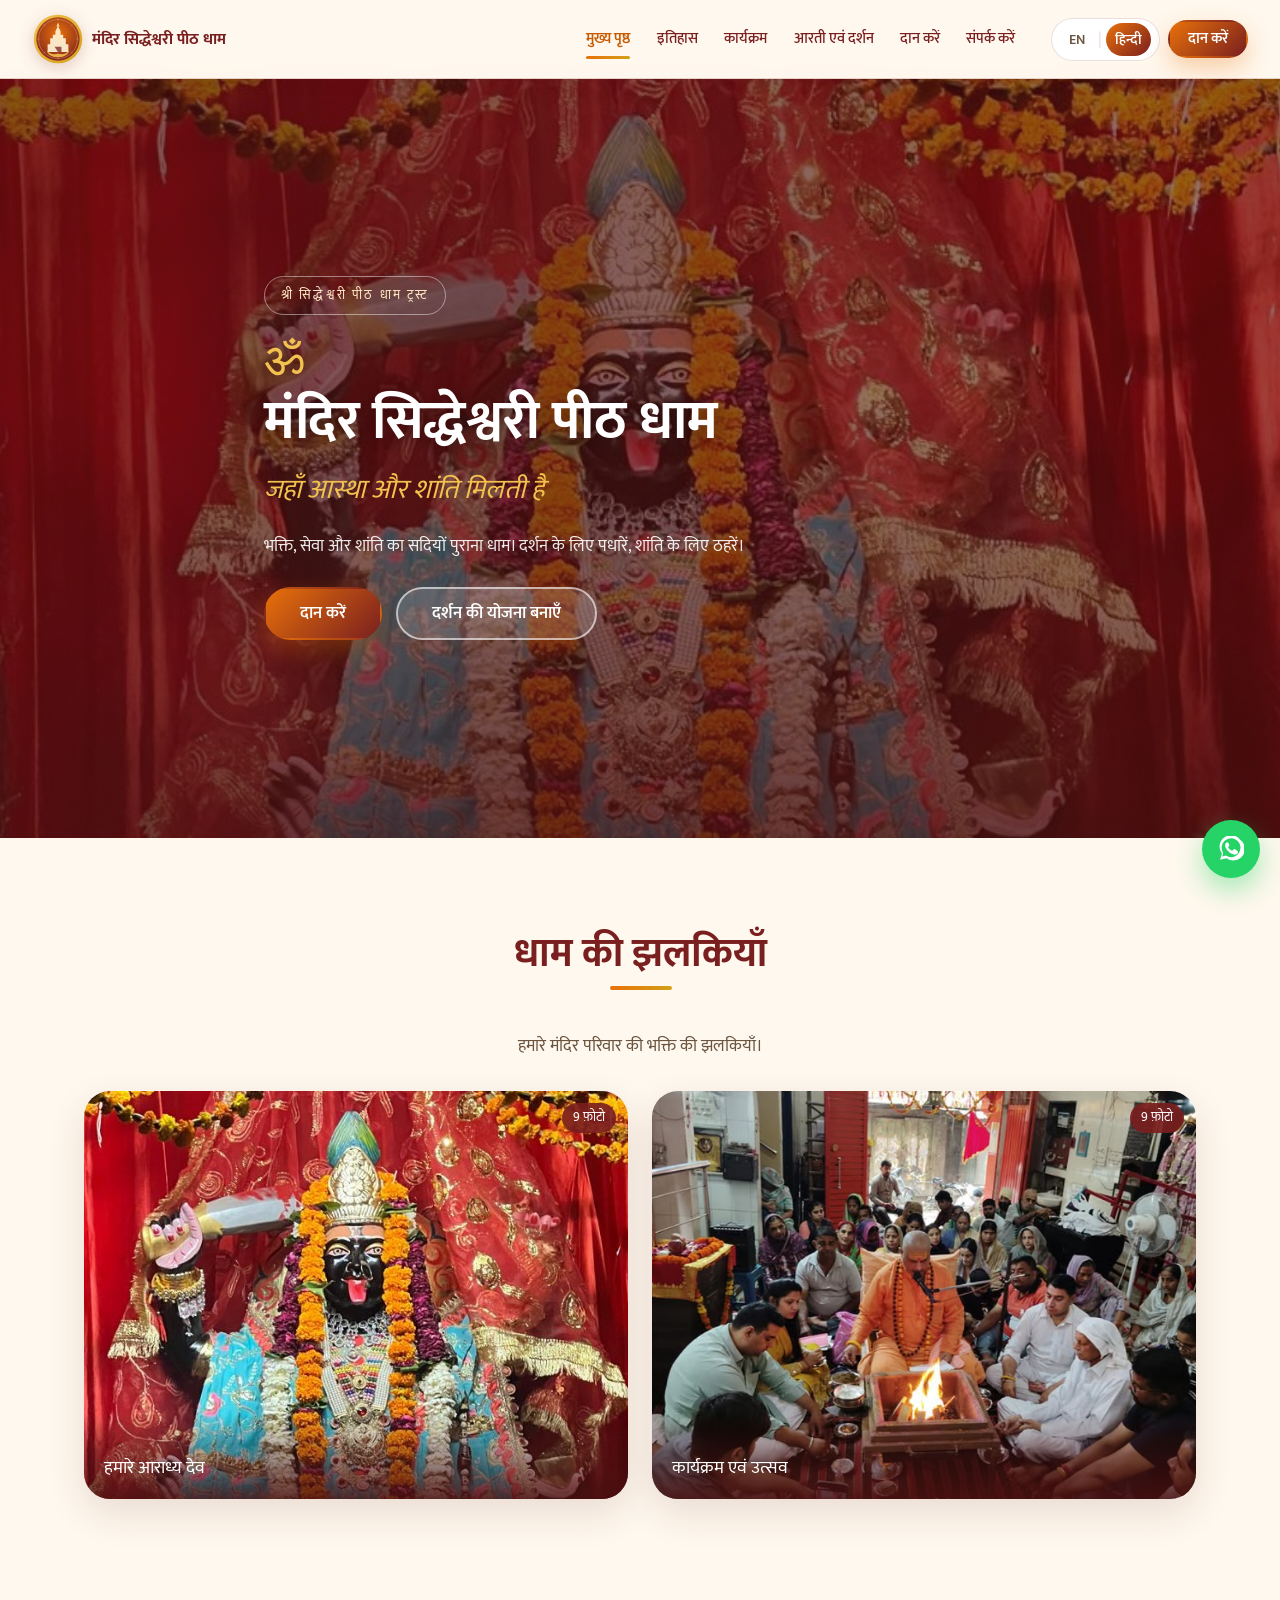
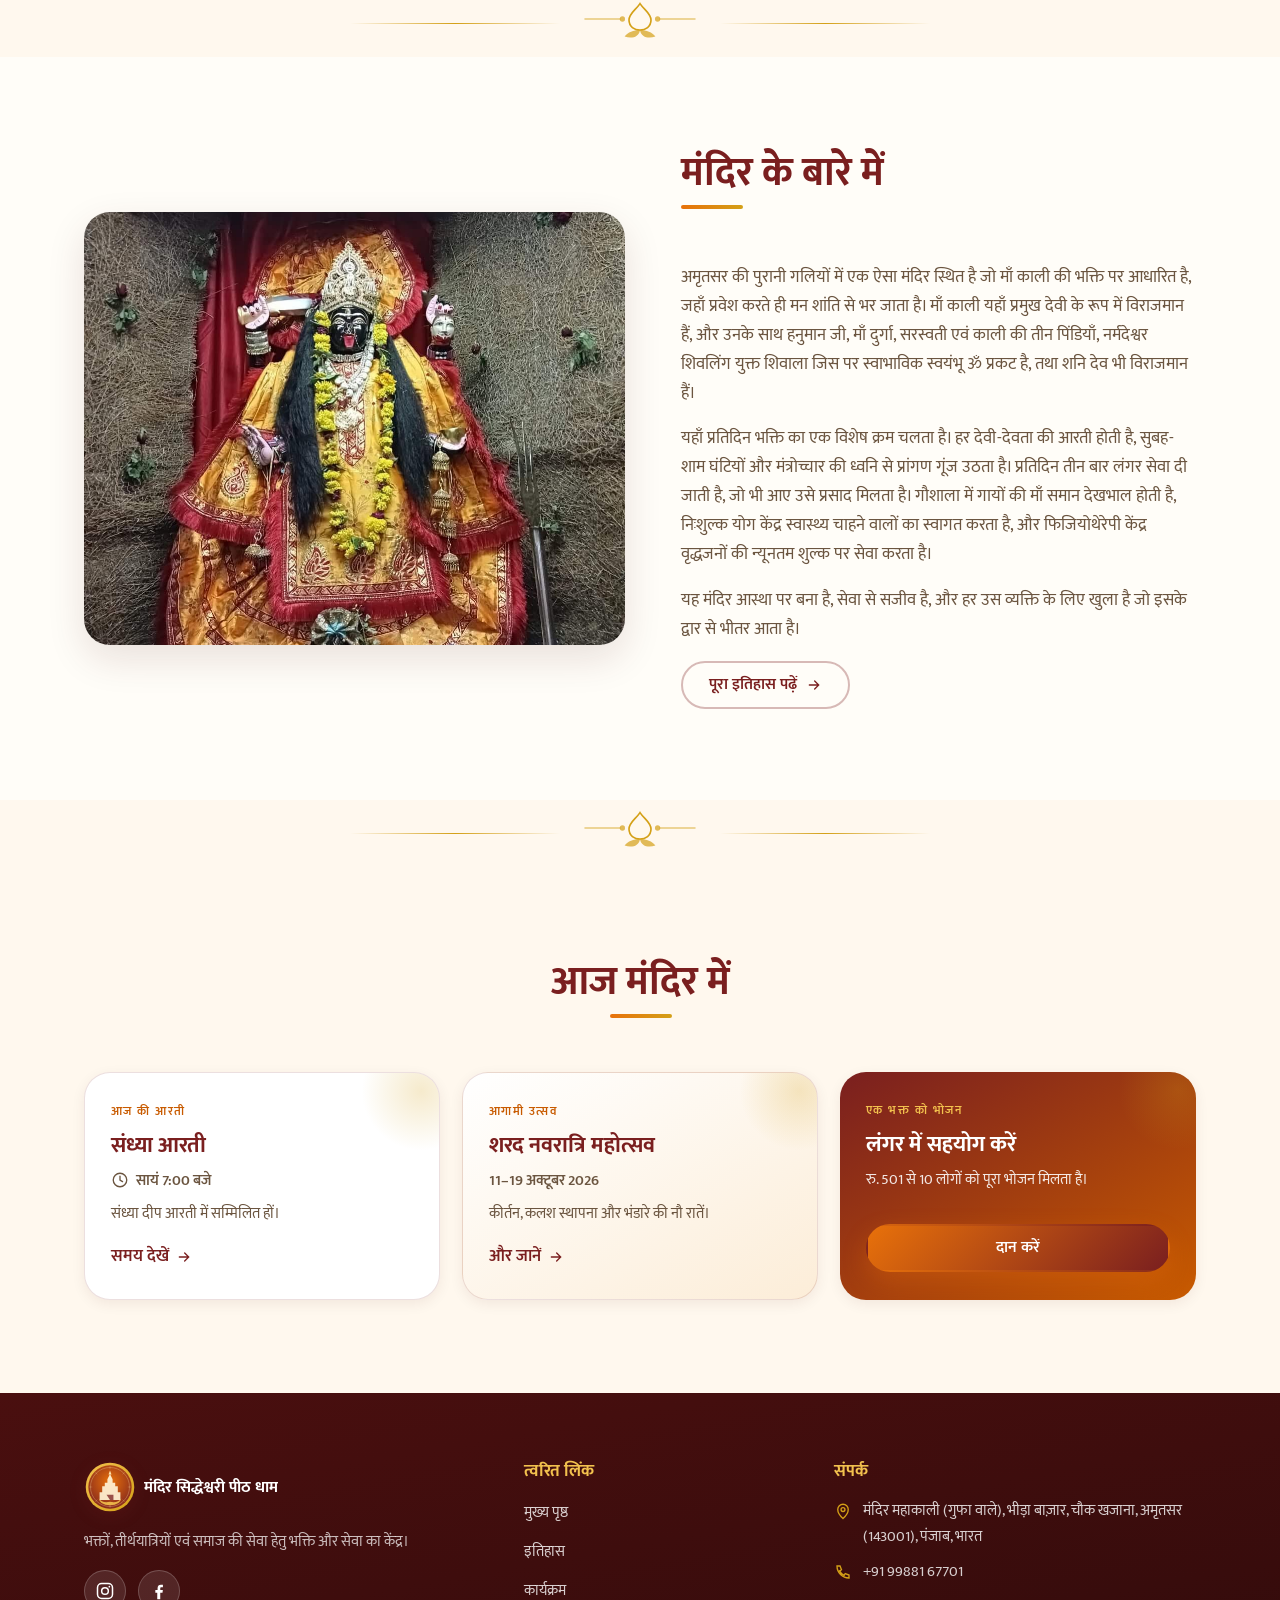
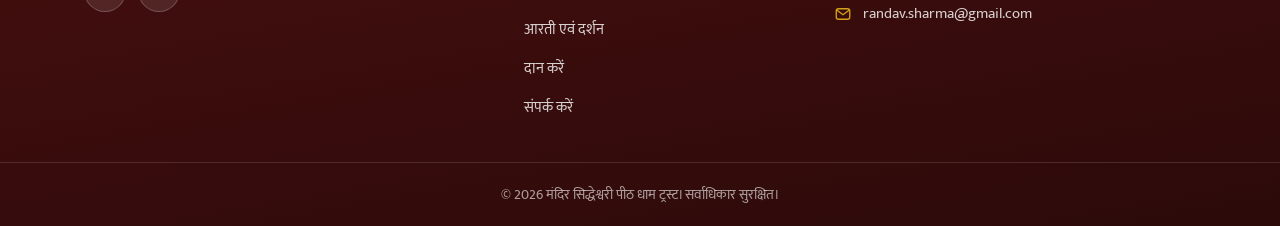
<file: index.html>
<!DOCTYPE html>
<html lang="hi" data-lang="hi">
<head>
<meta charset="utf-8">
<meta name="viewport" content="width=device-width, initial-scale=1">
<title>मंदिर सिद्धाश्वरी पीठ धाम | Mandir Siddhashwari Peeth Dham — Where Faith Meets Peace</title>
<meta name="description" content="Mandir Siddhashwari Peeth Dham — a centre of devotion and seva. Explore our history, festivals, daily aarti & darshan timings, donate to langar, gau seva and free health camps, or plan your visit.">
<meta name="keywords" content="Hindu temple, mandir, Siddhashwari Peeth Dham, aarti timings, darshan, donation, langar, gau seva, Home, temple festival, Varanasi">
<meta name="author" content="Mandir Siddhashwari Peeth Dham Trust">
<meta name="theme-color" content="#7A1F1F">

<!-- Open Graph / social sharing. Replace the example.com domain with your live URL. -->
<meta property="og:type" content="website">
<meta property="og:site_name" content="Mandir Siddhashwari Peeth Dham">
<meta property="og:title" content="मंदिर सिद्धाश्वरी पीठ धाम | Mandir Siddhashwari Peeth Dham — Where Faith Meets Peace">
<meta property="og:description" content="Mandir Siddhashwari Peeth Dham — a centre of devotion and seva. Explore our history, festivals, daily aarti & darshan timings, donate to langar, gau seva and free health camps, or plan your visit.">
<meta property="og:image" content="https://example.com/images/photo-festival.jpg">
<meta property="og:url" content="https://example.com/">
<meta property="og:locale" content="hi_IN">
<meta property="og:locale:alternate" content="en_IN">
<meta name="twitter:card" content="summary_large_image">
<meta name="twitter:title" content="मंदिर सिद्धाश्वरी पीठ धाम | Mandir Siddhashwari Peeth Dham — Where Faith Meets Peace">
<meta name="twitter:description" content="Mandir Siddhashwari Peeth Dham — a centre of devotion and seva. Explore our history, festivals, daily aarti & darshan timings, donate to langar, gau seva and free health camps, or plan your visit.">
<meta name="twitter:image" content="https://example.com/images/photo-festival.jpg">

<link rel="icon" href="images/favicon.svg" type="image/svg+xml">
<link rel="apple-touch-icon" href="images/logo.svg">

<link rel="preconnect" href="https://fonts.googleapis.com">
<link rel="preconnect" href="https://fonts.gstatic.com" crossorigin>
<link href="https://fonts.googleapis.com/css2?family=Playfair+Display:ital,wght@0,600;0,700;0,800;1,600&family=Cinzel:wght@600;700&family=Poppins:wght@300;400;500;600;700&family=Mukta:wght@300;400;500;600;700&family=Noto+Sans+Devanagari:wght@400;500;600;700&display=swap" rel="stylesheet">
<link rel="stylesheet" href="css/style.css">
</head>
<body data-page="home">
<div id="app">
  <!-- Content is rendered from js/content.js by js/site.js, so the whole site
       can be maintained from one file. This fallback shows if JavaScript is off. -->
  <noscript>
    <div style="max-width:720px;margin:60px auto;padding:28px;font-family:Georgia,serif;text-align:center">
      <h1 style="color:#7A1F1F">मंदिर सिद्धाश्वरी पीठ धाम</h1>
      <p>This website needs JavaScript to display. Please enable JavaScript, or call us at
        <a href="tel:+919876543210">+91 98765 43210</a>.</p>
    </div>
  </noscript>
</div>
<script src="js/content.js"></script>
<script src="js/site.js"></script>
<script type="application/ld+json">
{
  "@context": "https://schema.org",
  "@type": "HinduTemple",
  "name": "Mandir Siddhashwari Peeth Dham",
  "alternateName": "मंदिर सिद्धाश्वरी पीठ धाम",
  "description": "A Hindu temple and Peeth offering daily aarti, langar, gau seva and free health camps.",
  "image": "https://example.com/images/photo-festival.jpg",
  "url": "https://example.com/",
  "telephone": "+91-98765-43210",
  "email": "info@siddhashwaridham.org",
  "address": {
    "@type": "PostalAddress",
    "streetAddress": "Siddhashwari Peeth Dham, Temple Road",
    "addressLocality": "Varanasi",
    "addressRegion": "Uttar Pradesh",
    "postalCode": "221001",
    "addressCountry": "IN"
  },
  "openingHours": ["Mo-Su 04:30-12:30", "Mo-Su 16:00-21:15"],
  "sameAs": ["https://www.instagram.com/instagram/", "https://www.facebook.com/facebook"]
}
</script>
</body>
</html>
</file>
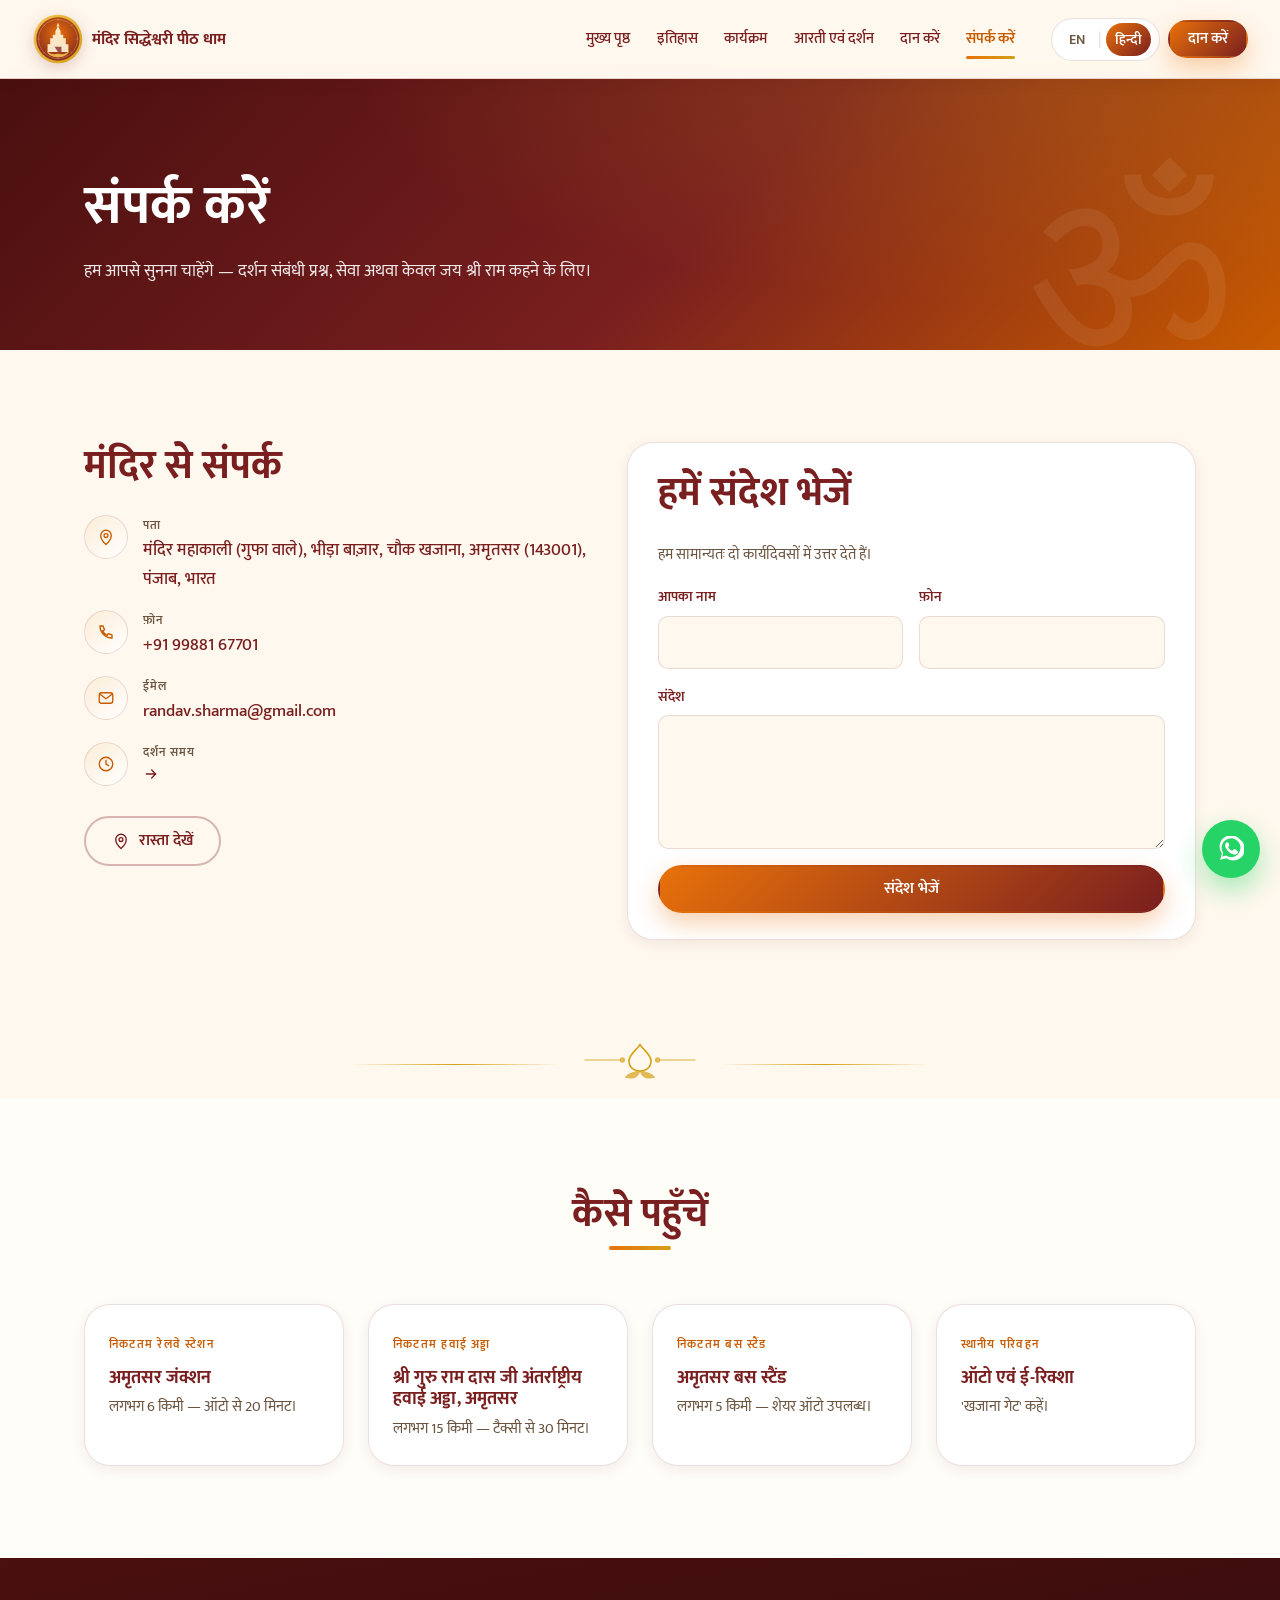
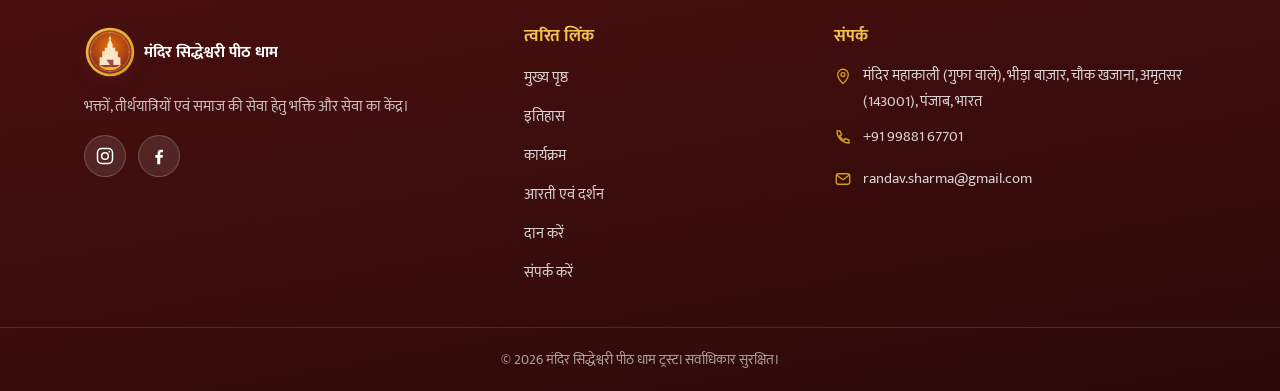
<file: contact.html>
<!DOCTYPE html>
<html lang="hi" data-lang="hi">
<head>
<meta charset="utf-8">
<meta name="viewport" content="width=device-width, initial-scale=1">
<title>संपर्क करें | Contact Us — Mandir Siddhashwari Peeth Dham</title>
<meta name="description" content="Address, phone, email, map and how to reach Mandir Siddhashwari Peeth Dham by train, air or bus. Send us a message or check darshan hours.">
<meta name="keywords" content="Hindu temple, mandir, Siddhashwari Peeth Dham, aarti timings, darshan, donation, langar, gau seva, Contact Us, temple festival, Varanasi">
<meta name="author" content="Mandir Siddhashwari Peeth Dham Trust">
<meta name="theme-color" content="#7A1F1F">

<!-- Open Graph / social sharing. Replace the example.com domain with your live URL. -->
<meta property="og:type" content="website">
<meta property="og:site_name" content="Mandir Siddhashwari Peeth Dham">
<meta property="og:title" content="संपर्क करें | Contact Us — Mandir Siddhashwari Peeth Dham">
<meta property="og:description" content="Address, phone, email, map and how to reach Mandir Siddhashwari Peeth Dham by train, air or bus. Send us a message or check darshan hours.">
<meta property="og:image" content="https://example.com/images/photo-festival.jpg">
<meta property="og:url" content="https://example.com/contact">
<meta property="og:locale" content="hi_IN">
<meta property="og:locale:alternate" content="en_IN">
<meta name="twitter:card" content="summary_large_image">
<meta name="twitter:title" content="संपर्क करें | Contact Us — Mandir Siddhashwari Peeth Dham">
<meta name="twitter:description" content="Address, phone, email, map and how to reach Mandir Siddhashwari Peeth Dham by train, air or bus. Send us a message or check darshan hours.">
<meta name="twitter:image" content="https://example.com/images/photo-festival.jpg">

<link rel="icon" href="images/favicon.svg" type="image/svg+xml">
<link rel="apple-touch-icon" href="images/logo.svg">

<link rel="preconnect" href="https://fonts.googleapis.com">
<link rel="preconnect" href="https://fonts.gstatic.com" crossorigin>
<link href="https://fonts.googleapis.com/css2?family=Playfair+Display:ital,wght@0,600;0,700;0,800;1,600&family=Cinzel:wght@600;700&family=Poppins:wght@300;400;500;600;700&family=Mukta:wght@300;400;500;600;700&family=Noto+Sans+Devanagari:wght@400;500;600;700&display=swap" rel="stylesheet">
<link rel="stylesheet" href="css/style.css">
</head>
<body data-page="contact">
<div id="app">
  <!-- Content is rendered from js/content.js by js/site.js, so the whole site
       can be maintained from one file. This fallback shows if JavaScript is off. -->
  <noscript>
    <div style="max-width:720px;margin:60px auto;padding:28px;font-family:Georgia,serif;text-align:center">
      <h1 style="color:#7A1F1F">मंदिर सिद्धाश्वरी पीठ धाम</h1>
      <p>This website needs JavaScript to display. Please enable JavaScript, or call us at
        <a href="tel:+919876543210">+91 98765 43210</a>.</p>
    </div>
  </noscript>
</div>
<script src="js/content.js"></script>
<script src="js/site.js"></script>

</body>
</html>
</file>
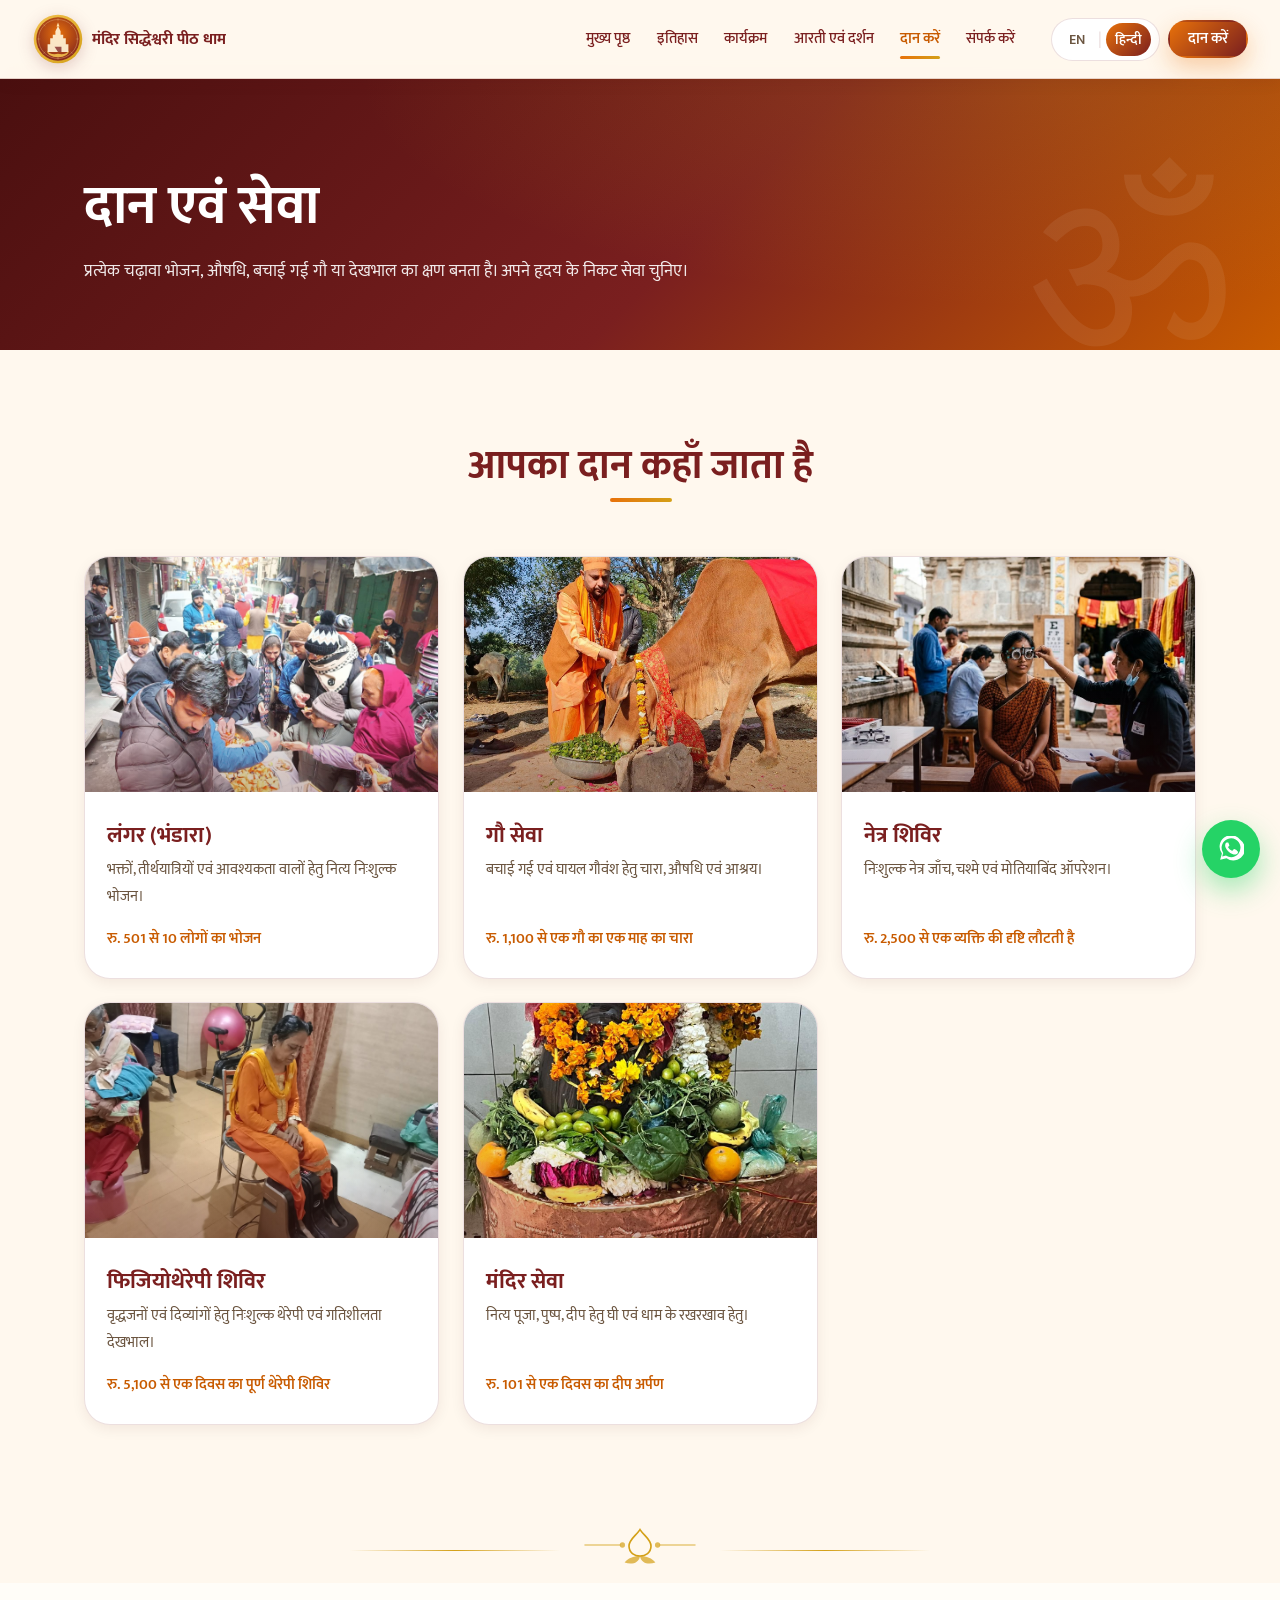
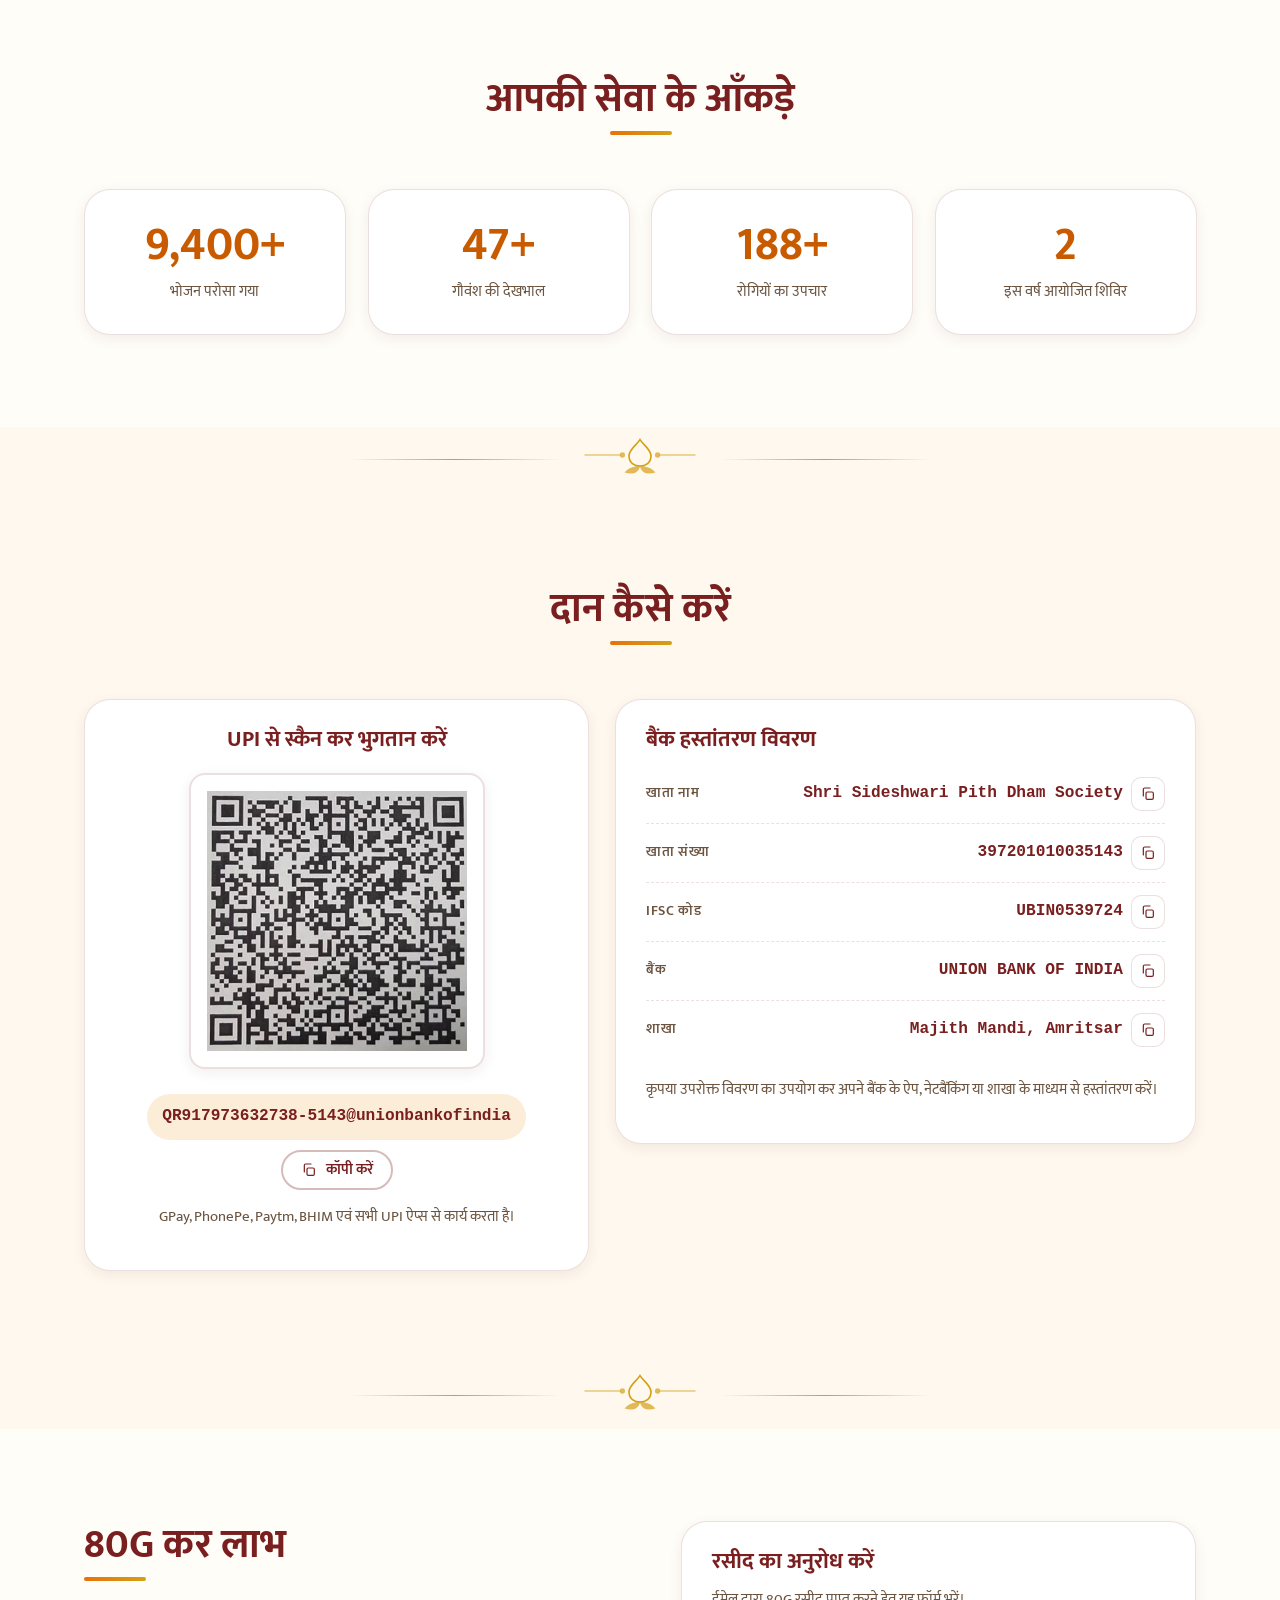
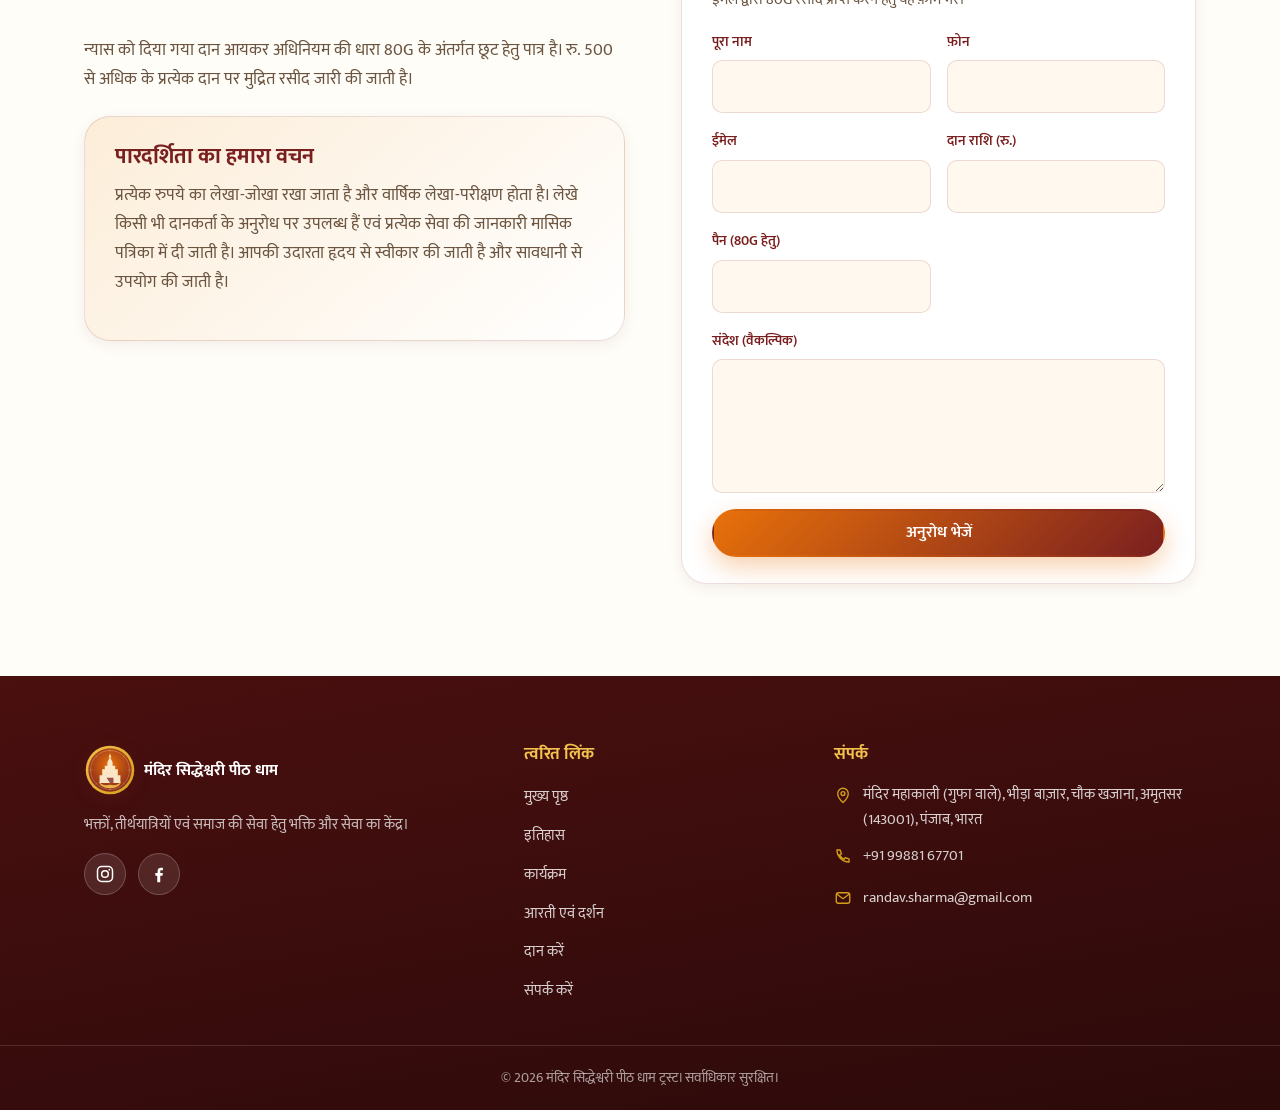
<file: donation.html>
<!DOCTYPE html>
<html lang="hi" data-lang="hi">
<head>
<meta charset="utf-8">
<meta name="viewport" content="width=device-width, initial-scale=1">
<title>दान एवं सेवा | Donation — Mandir Siddhashwari Peeth Dham</title>
<meta name="description" content="Donate by UPI QR code or bank transfer. Support langar bhandara, gau seva, free eye camps and physiotherapy camps. 80G tax benefit available.">
<meta name="keywords" content="Hindu temple, mandir, Siddhashwari Peeth Dham, aarti timings, darshan, donation, langar, gau seva, Donation & Seva, temple festival, Varanasi">
<meta name="author" content="Mandir Siddhashwari Peeth Dham Trust">
<meta name="theme-color" content="#7A1F1F">

<!-- Open Graph / social sharing. Replace the example.com domain with your live URL. -->
<meta property="og:type" content="website">
<meta property="og:site_name" content="Mandir Siddhashwari Peeth Dham">
<meta property="og:title" content="दान एवं सेवा | Donation — Mandir Siddhashwari Peeth Dham">
<meta property="og:description" content="Donate by UPI QR code or bank transfer. Support langar bhandara, gau seva, free eye camps and physiotherapy camps. 80G tax benefit available.">
<meta property="og:image" content="https://example.com/images/photo-festival.jpg">
<meta property="og:url" content="https://example.com/donation">
<meta property="og:locale" content="hi_IN">
<meta property="og:locale:alternate" content="en_IN">
<meta name="twitter:card" content="summary_large_image">
<meta name="twitter:title" content="दान एवं सेवा | Donation — Mandir Siddhashwari Peeth Dham">
<meta name="twitter:description" content="Donate by UPI QR code or bank transfer. Support langar bhandara, gau seva, free eye camps and physiotherapy camps. 80G tax benefit available.">
<meta name="twitter:image" content="https://example.com/images/photo-festival.jpg">

<link rel="icon" href="images/favicon.svg" type="image/svg+xml">
<link rel="apple-touch-icon" href="images/logo.svg">

<link rel="preconnect" href="https://fonts.googleapis.com">
<link rel="preconnect" href="https://fonts.gstatic.com" crossorigin>
<link href="https://fonts.googleapis.com/css2?family=Playfair+Display:ital,wght@0,600;0,700;0,800;1,600&family=Cinzel:wght@600;700&family=Poppins:wght@300;400;500;600;700&family=Mukta:wght@300;400;500;600;700&family=Noto+Sans+Devanagari:wght@400;500;600;700&display=swap" rel="stylesheet">
<link rel="stylesheet" href="css/style.css">
</head>
<body data-page="donation">
<div id="app">
  <!-- Content is rendered from js/content.js by js/site.js, so the whole site
       can be maintained from one file. This fallback shows if JavaScript is off. -->
  <noscript>
    <div style="max-width:720px;margin:60px auto;padding:28px;font-family:Georgia,serif;text-align:center">
      <h1 style="color:#7A1F1F">मंदिर सिद्धाश्वरी पीठ धाम</h1>
      <p>This website needs JavaScript to display. Please enable JavaScript, or call us at
        <a href="tel:+919876543210">+91 98765 43210</a>.</p>
    </div>
  </noscript>
</div>
<script src="js/content.js"></script>
<script src="js/site.js"></script>

</body>
</html>
</file>
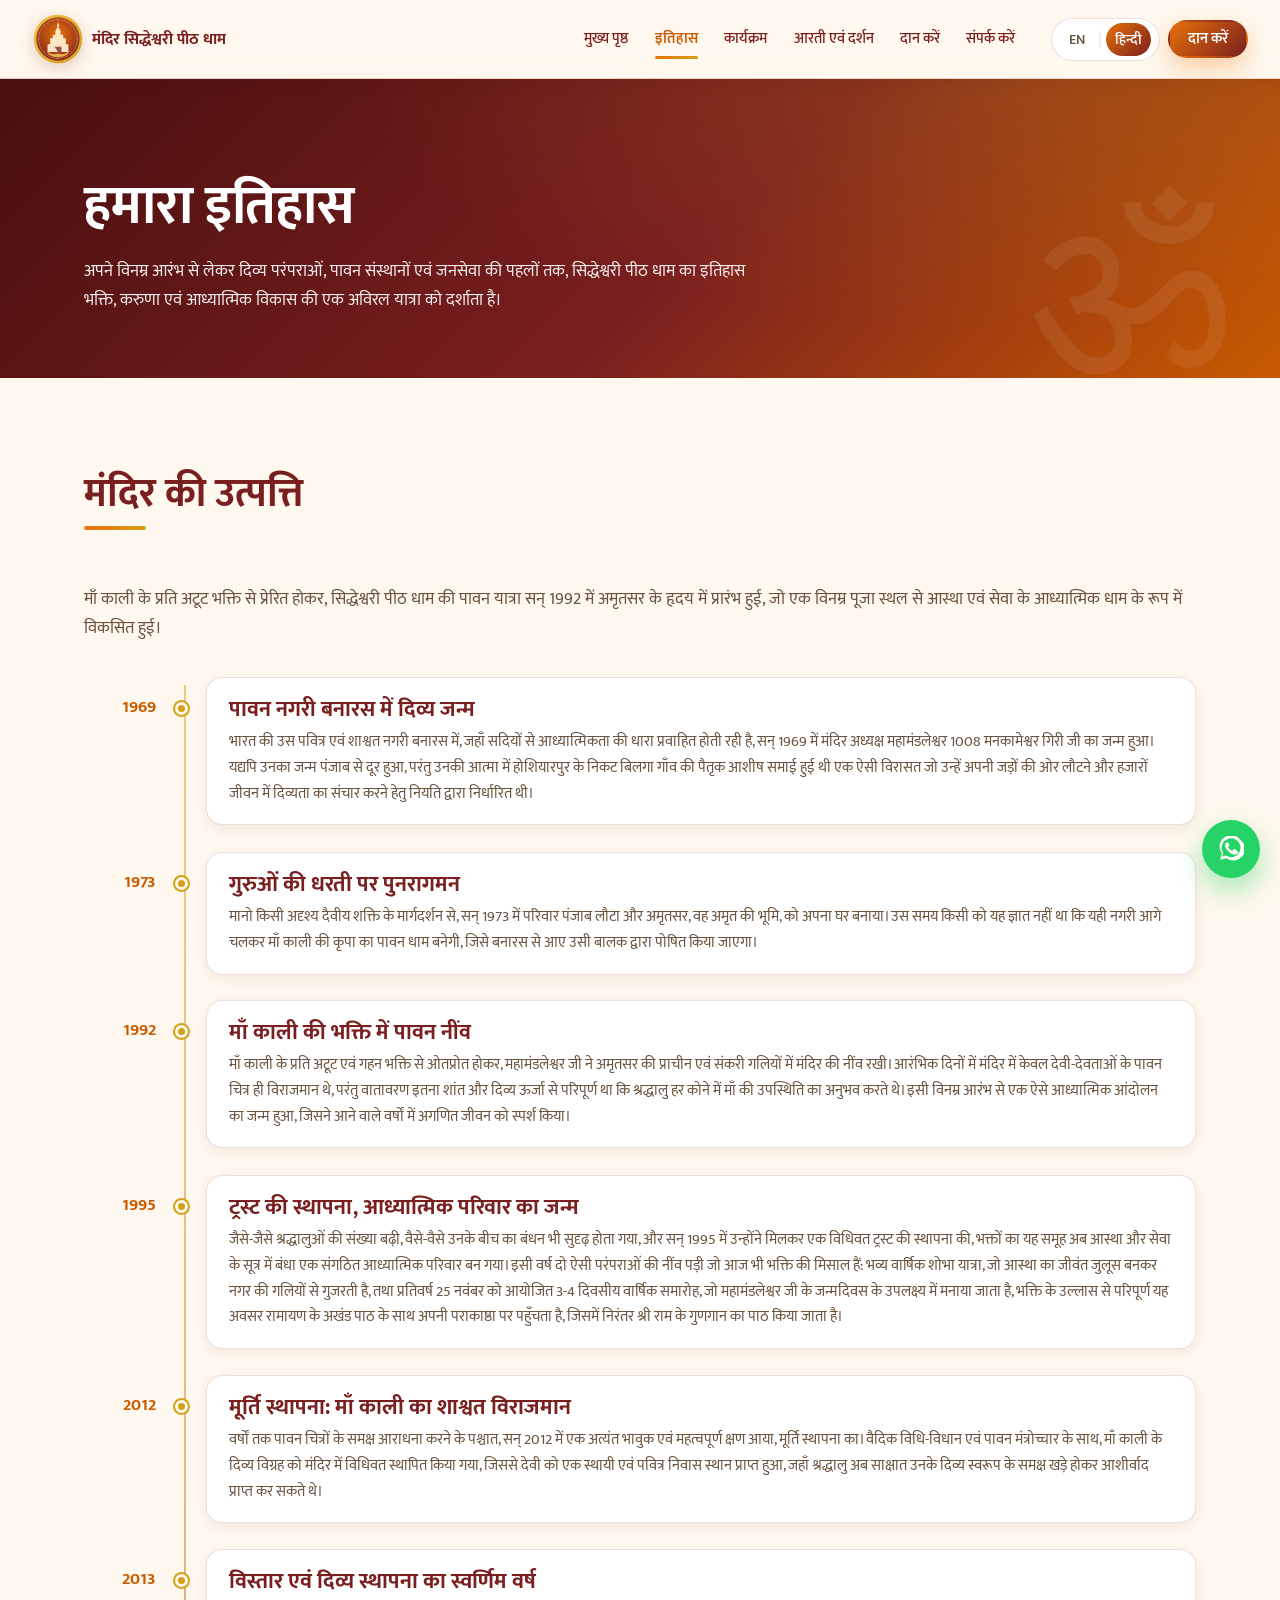
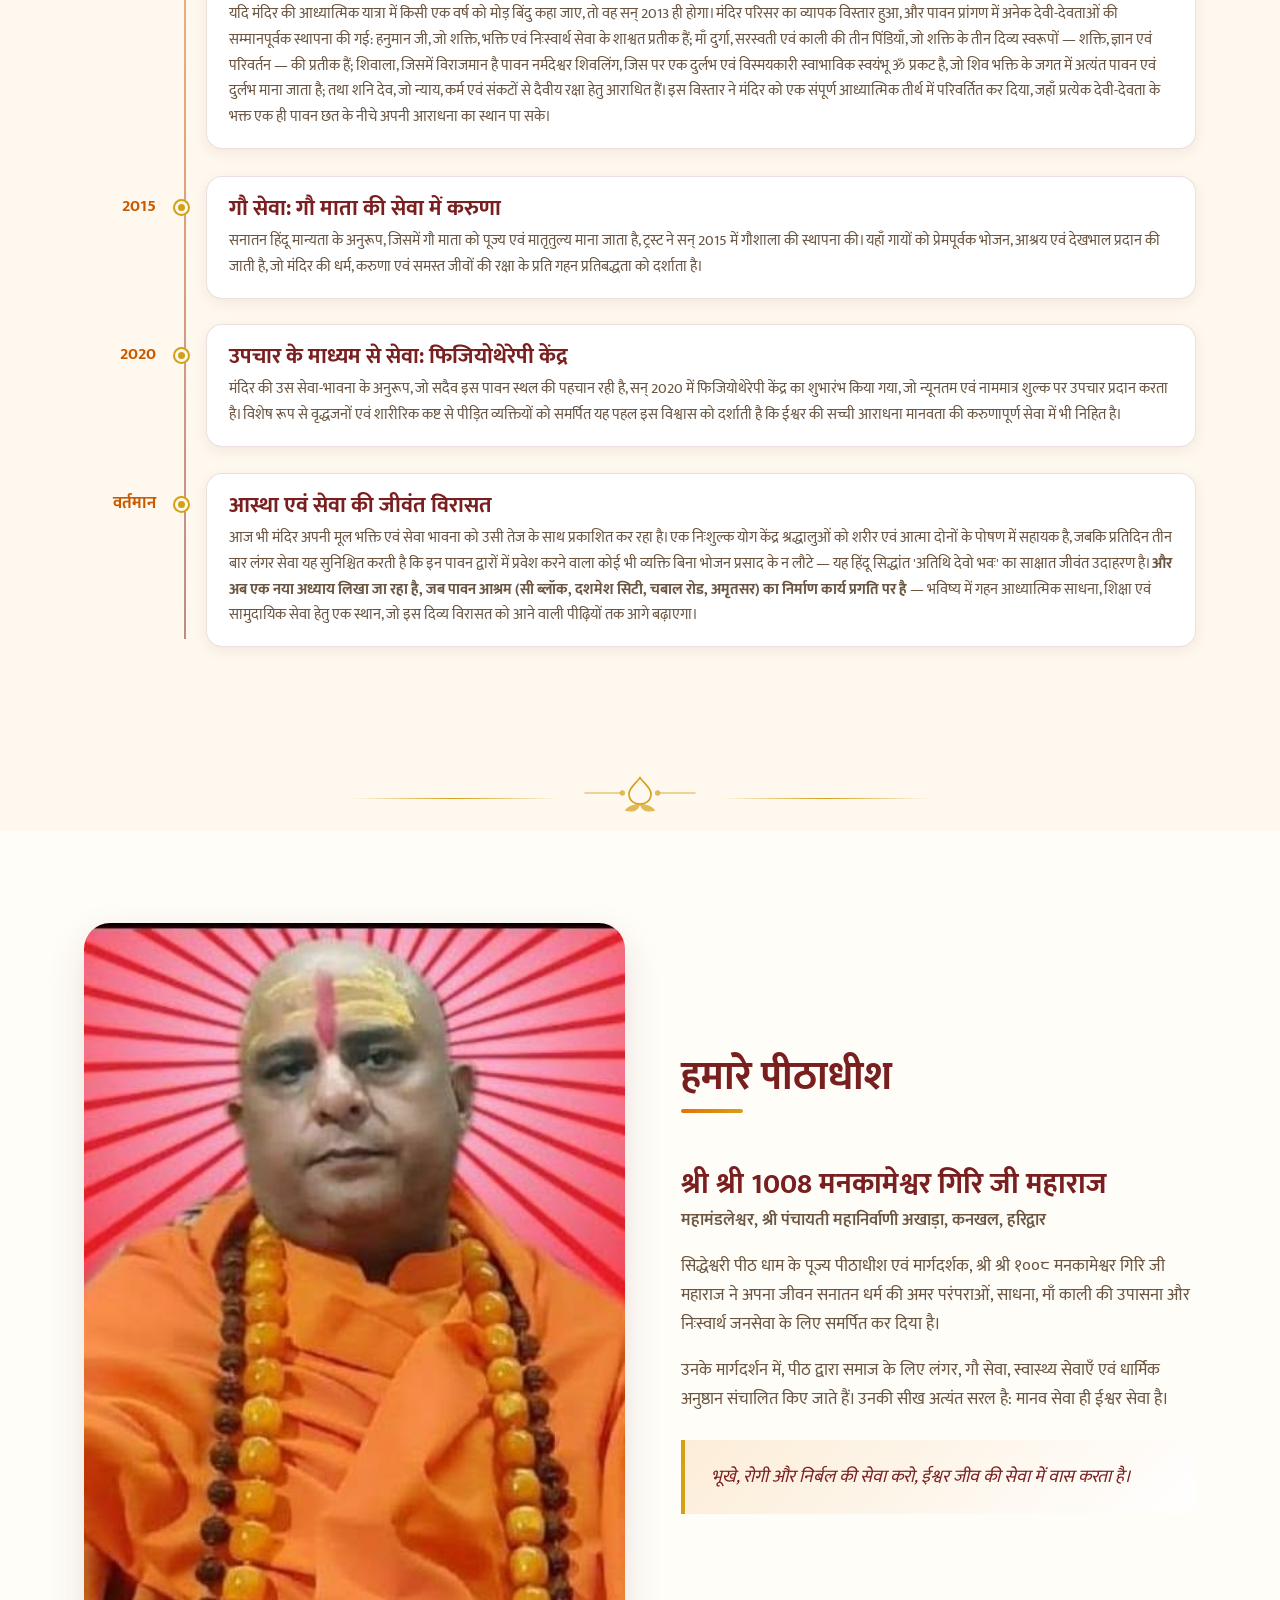
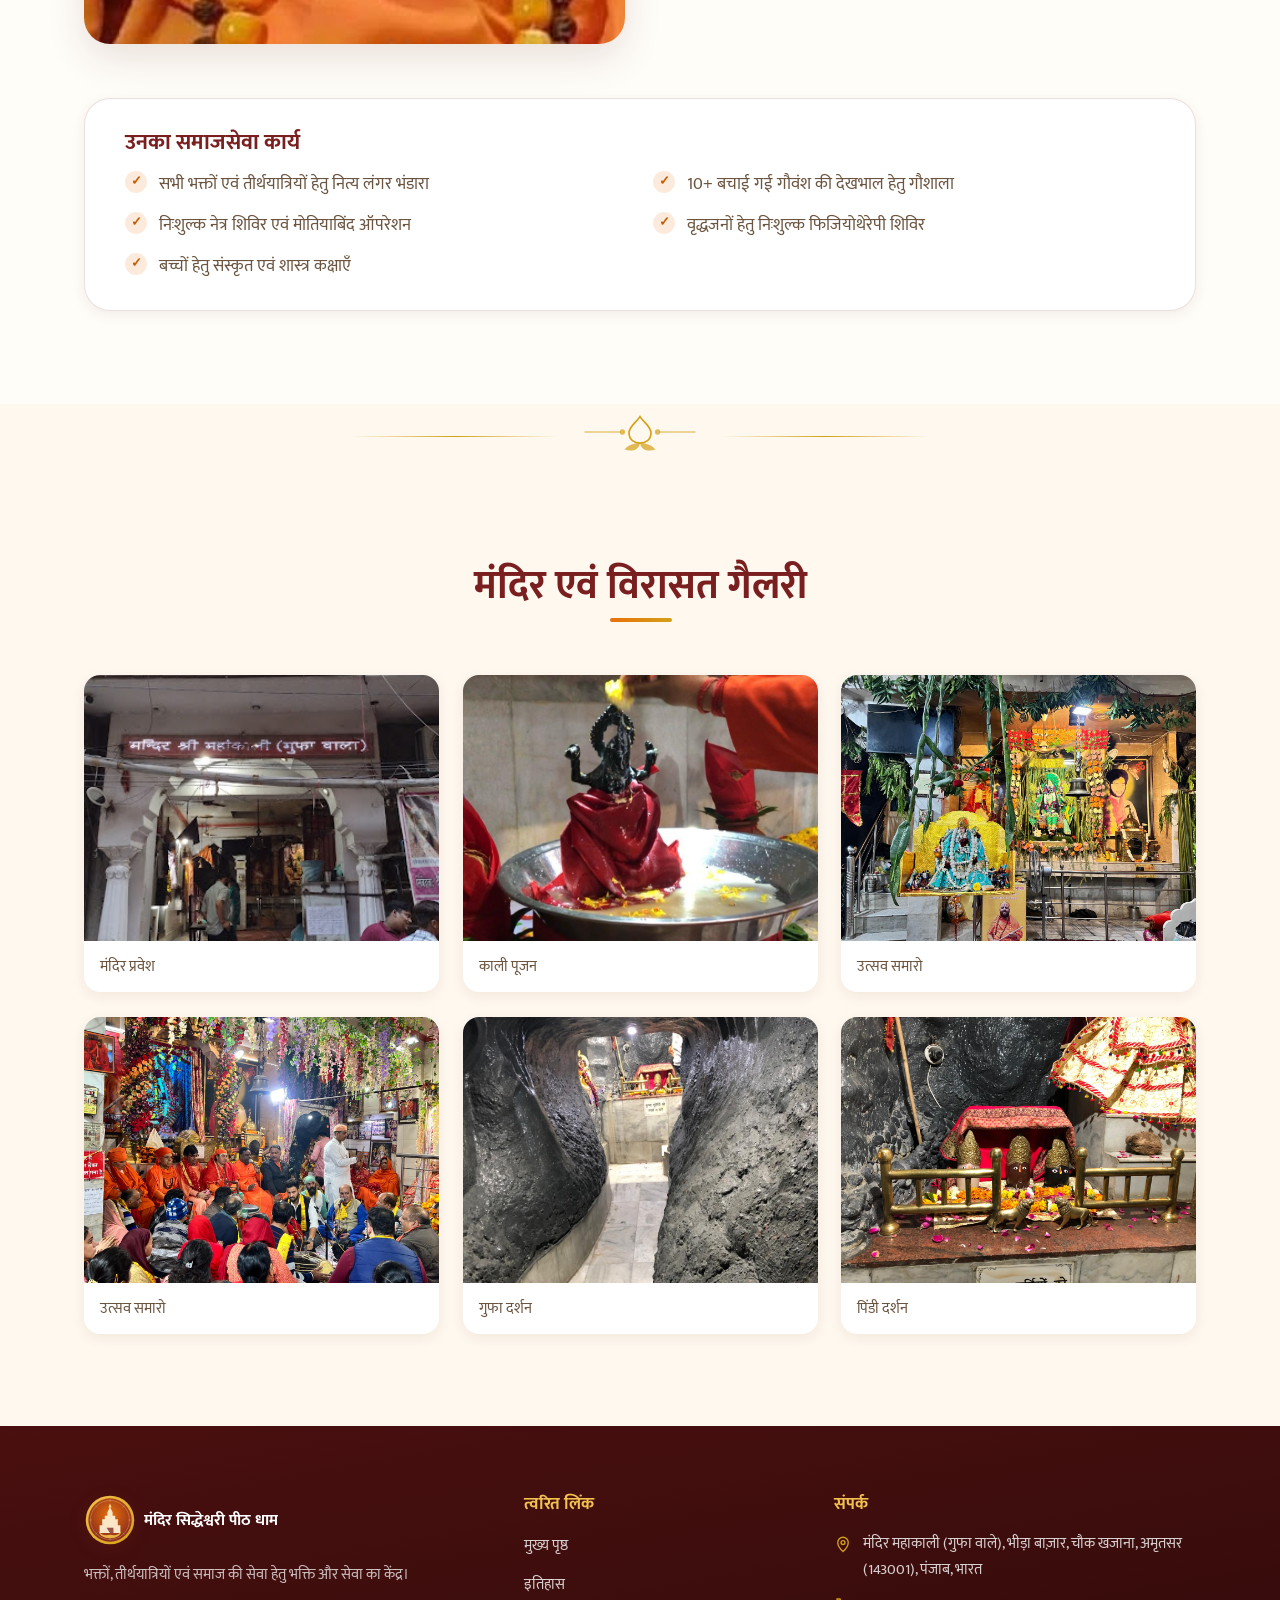
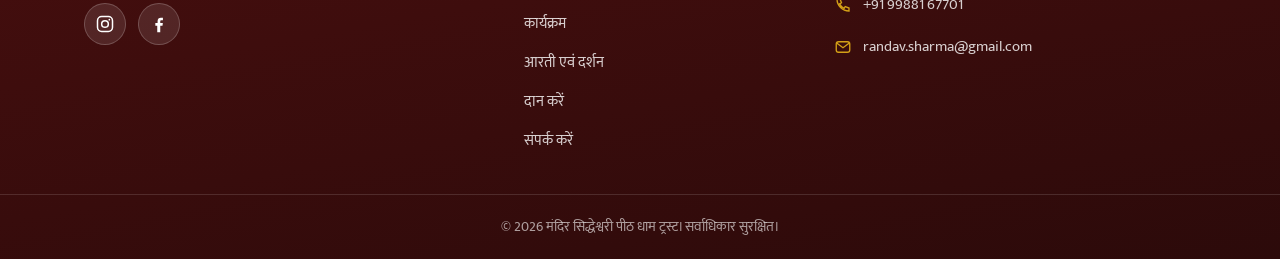
<file: history.html>
<!DOCTYPE html>
<html lang="hi" data-lang="hi">
<head>
<meta charset="utf-8">
<meta name="viewport" content="width=device-width, initial-scale=1">
<title>इतिहास | History — Mandir Siddhashwari Peeth Dham</title>
<meta name="description" content="The origin and heritage of Mandir Siddhashwari Peeth Dham, a timeline of milestones, and the life and social service of Shri Shri 1008 Mankameshwar Giri Ji Maharaj.">
<meta name="keywords" content="Hindu temple, mandir, Siddhashwari Peeth Dham, aarti timings, darshan, donation, langar, gau seva, History, temple festival, Varanasi">
<meta name="author" content="Mandir Siddhashwari Peeth Dham Trust">
<meta name="theme-color" content="#7A1F1F">

<!-- Open Graph / social sharing. Replace the example.com domain with your live URL. -->
<meta property="og:type" content="website">
<meta property="og:site_name" content="Mandir Siddhashwari Peeth Dham">
<meta property="og:title" content="इतिहास | History — Mandir Siddhashwari Peeth Dham">
<meta property="og:description" content="The origin and heritage of Mandir Siddhashwari Peeth Dham, a timeline of milestones, and the life and social service of Shri Shri 1008 Mankameshwar Giri Ji Maharaj.">
<meta property="og:image" content="https://example.com/images/photo-festival.jpg">
<meta property="og:url" content="https://example.com/history">
<meta property="og:locale" content="hi_IN">
<meta property="og:locale:alternate" content="en_IN">
<meta name="twitter:card" content="summary_large_image">
<meta name="twitter:title" content="इतिहास | History — Mandir Siddhashwari Peeth Dham">
<meta name="twitter:description" content="The origin and heritage of Mandir Siddhashwari Peeth Dham, a timeline of milestones, and the life and social service of Shri Shri 1008 Mankameshwar Giri Ji Maharaj.">
<meta name="twitter:image" content="https://example.com/images/photo-festival.jpg">

<link rel="icon" href="images/favicon.svg" type="image/svg+xml">
<link rel="apple-touch-icon" href="images/logo.svg">

<link rel="preconnect" href="https://fonts.googleapis.com">
<link rel="preconnect" href="https://fonts.gstatic.com" crossorigin>
<link href="https://fonts.googleapis.com/css2?family=Playfair+Display:ital,wght@0,600;0,700;0,800;1,600&family=Cinzel:wght@600;700&family=Poppins:wght@300;400;500;600;700&family=Mukta:wght@300;400;500;600;700&family=Noto+Sans+Devanagari:wght@400;500;600;700&display=swap" rel="stylesheet">
<link rel="stylesheet" href="css/style.css">
</head>
<body data-page="history">
<div id="app">
  <!-- Content is rendered from js/content.js by js/site.js, so the whole site
       can be maintained from one file. This fallback shows if JavaScript is off. -->
  <noscript>
    <div style="max-width:720px;margin:60px auto;padding:28px;font-family:Georgia,serif;text-align:center">
      <h1 style="color:#7A1F1F">मंदिर सिद्धाश्वरी पीठ धाम</h1>
      <p>This website needs JavaScript to display. Please enable JavaScript, or call us at
        <a href="tel:+919876543210">+91 98765 43210</a>.</p>
    </div>
  </noscript>
</div>
<script src="js/content.js"></script>
<script src="js/site.js"></script>

</body>
</html>
</file>
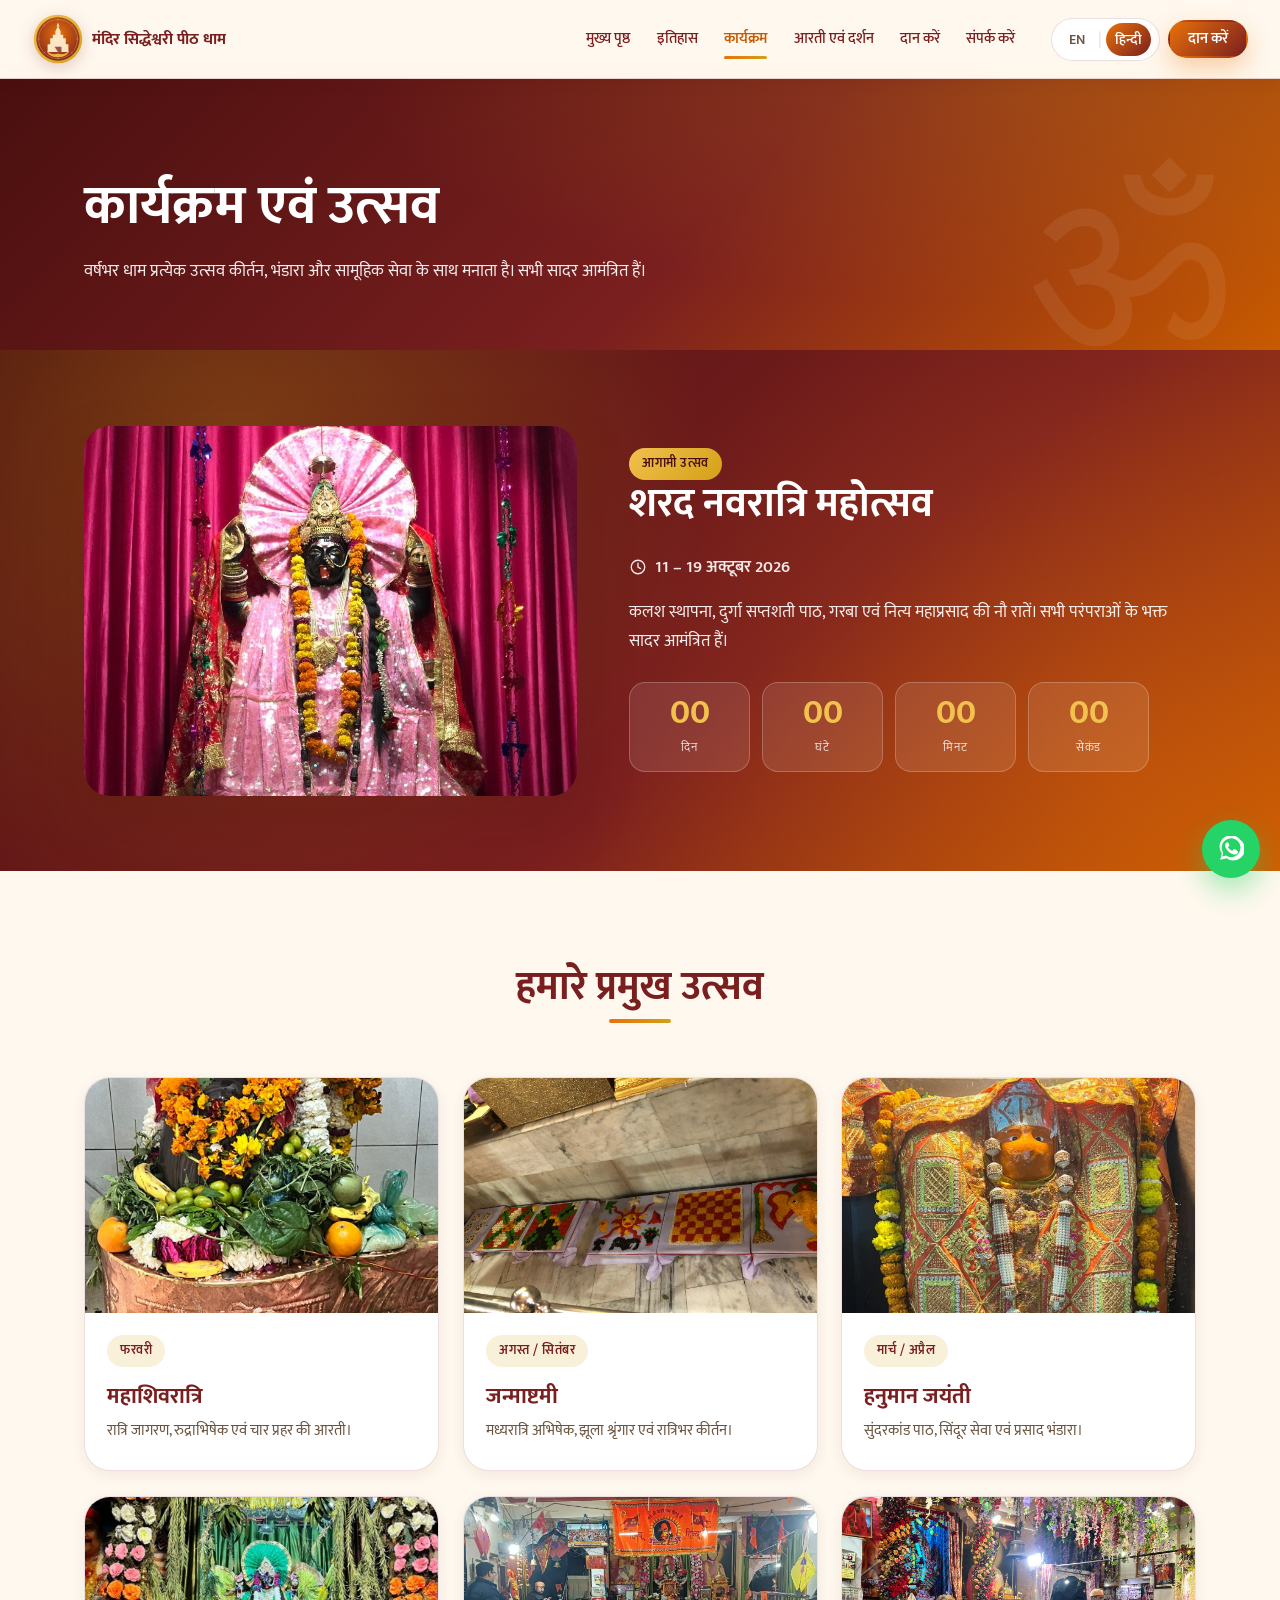
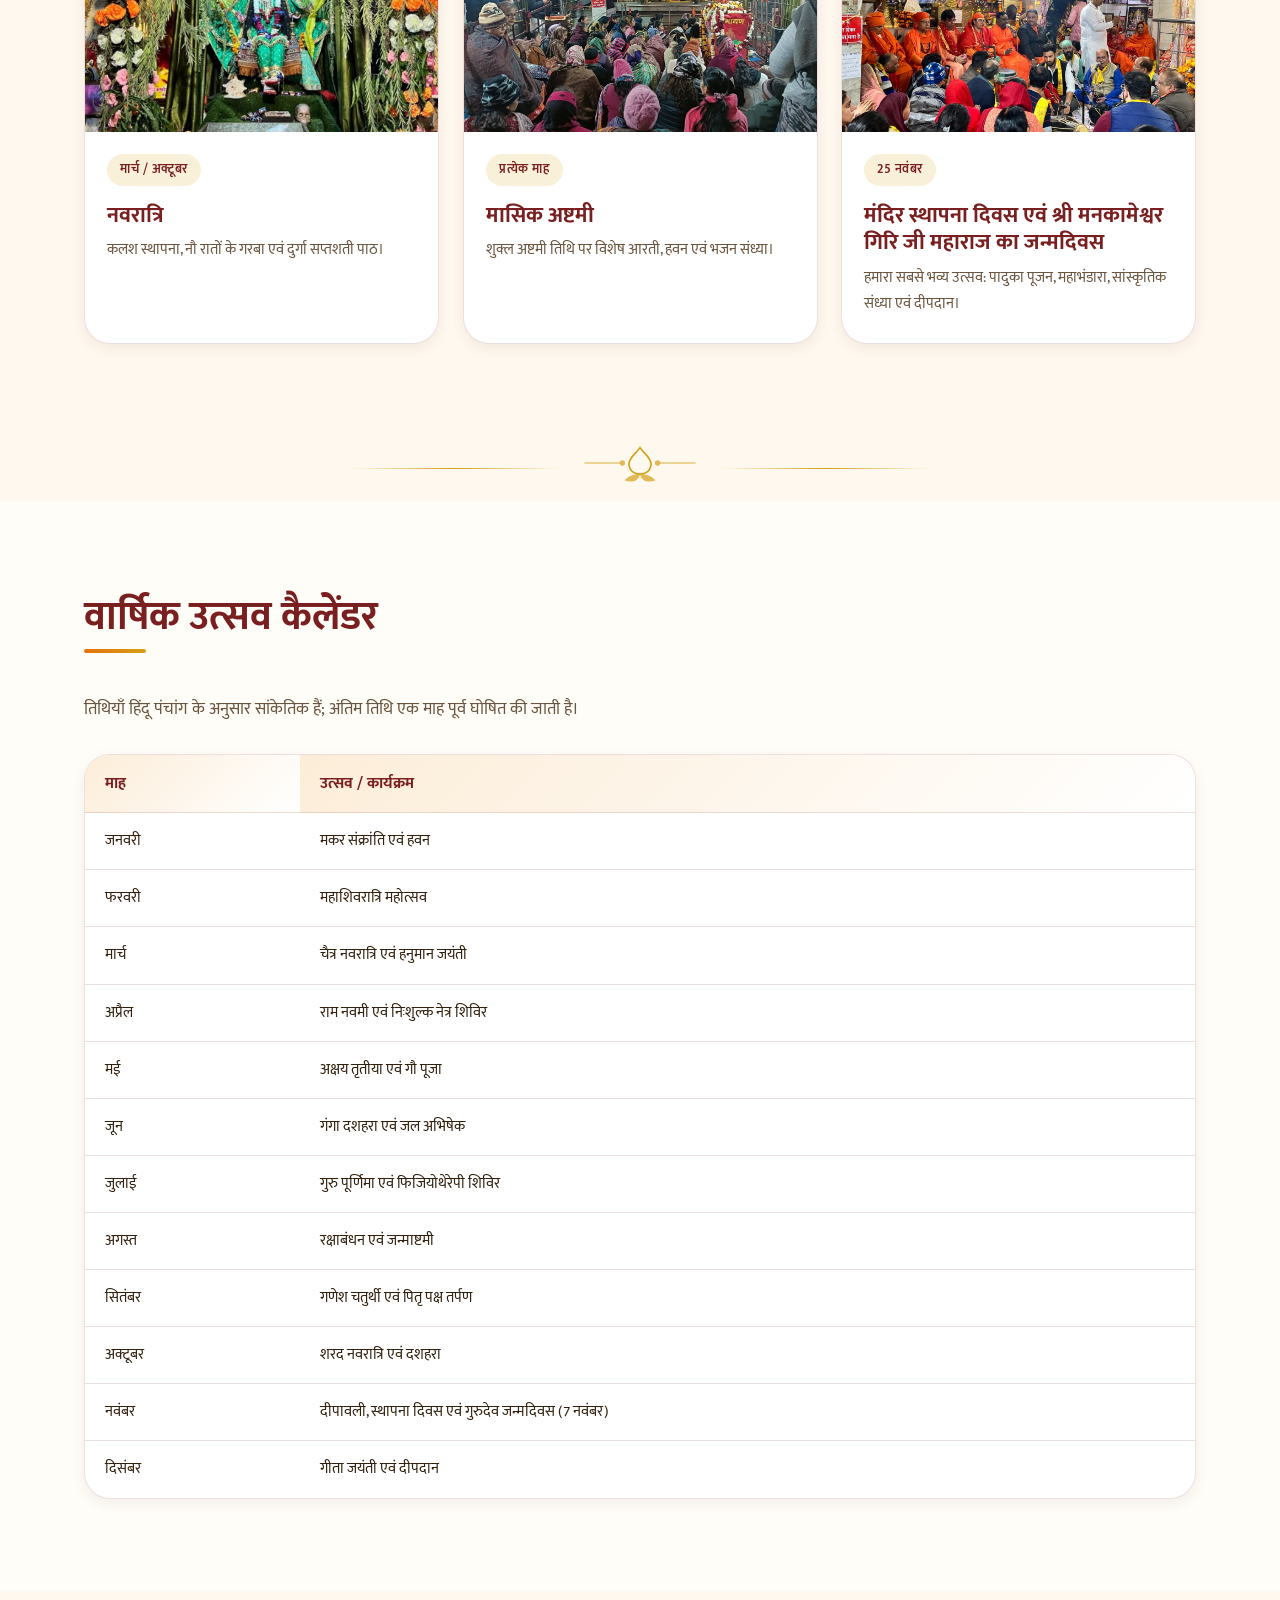
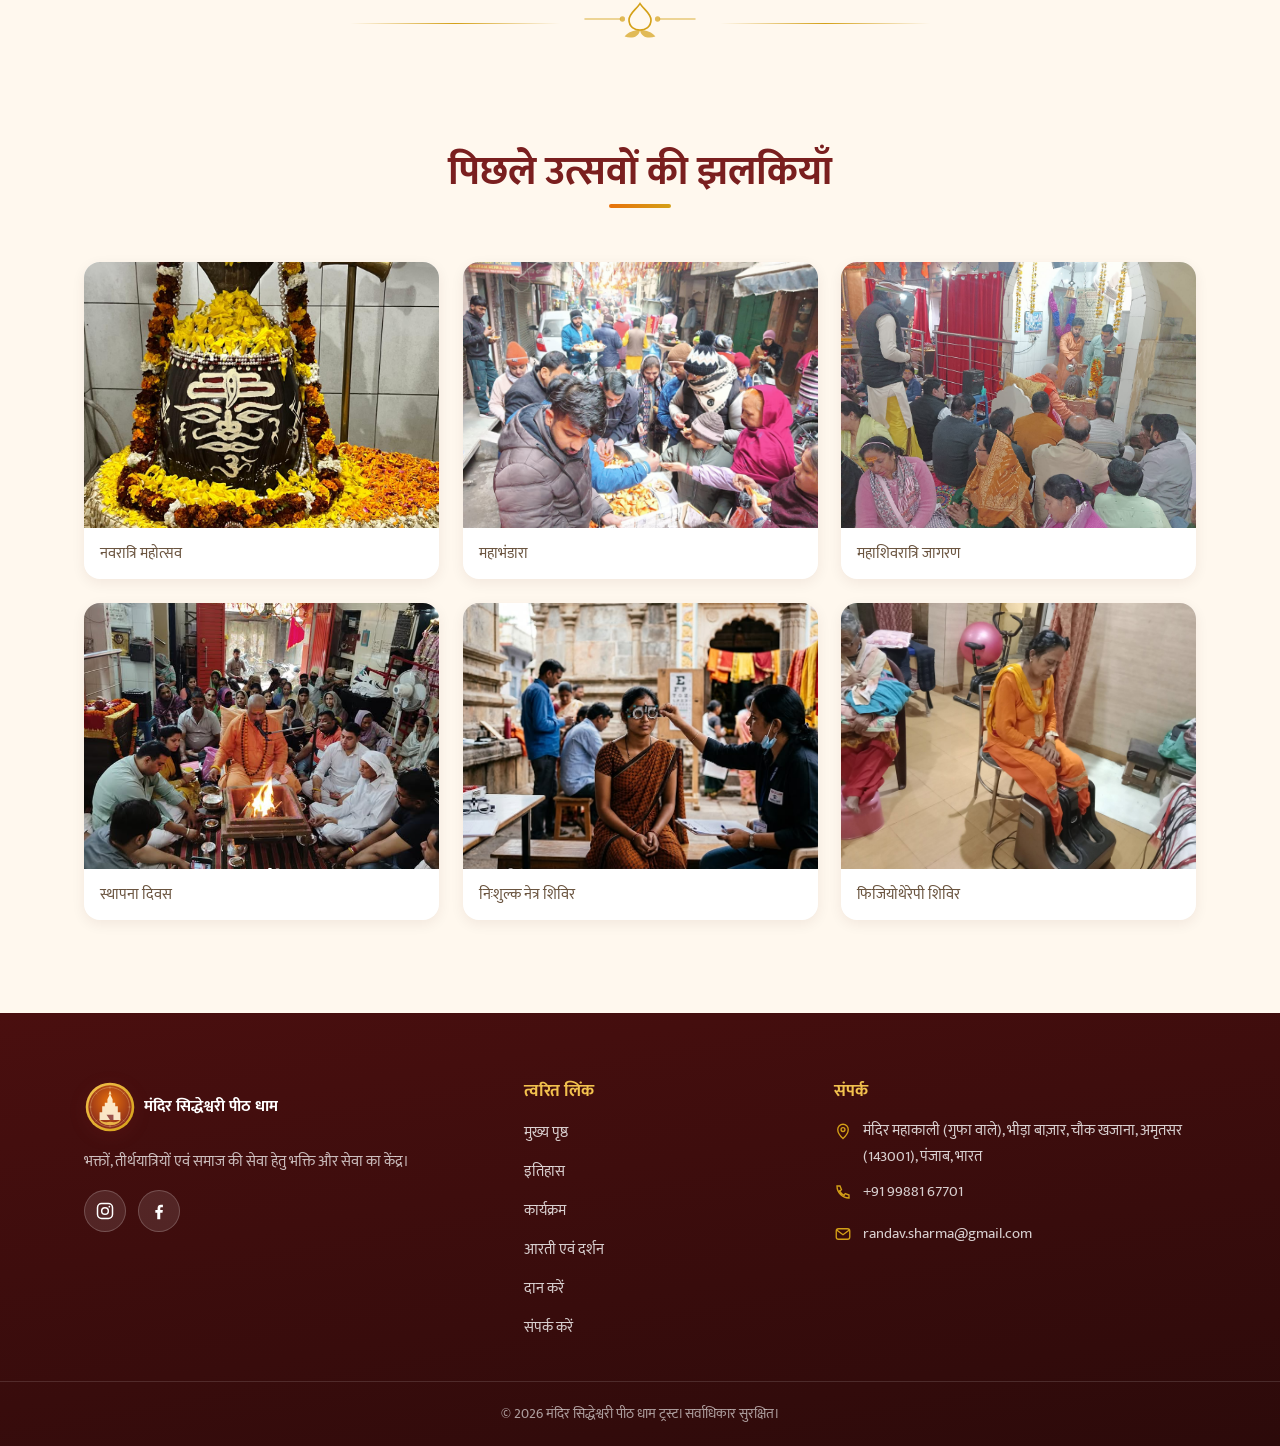
<file: programs.html>
<!DOCTYPE html>
<html lang="hi" data-lang="hi">
<head>
<meta charset="utf-8">
<meta name="viewport" content="width=device-width, initial-scale=1">
<title>कार्यक्रम एवं उत्सव | Programs & Festivals — Mandir Siddhashwari Peeth Dham</title>
<meta name="description" content="Mahashivratri, Janmashtami, Hanuman Jayanti, Navratri, monthly Ashtami and our Foundation Day on 25 November — the festival calendar of the Dham.">
<meta name="keywords" content="Hindu temple, mandir, Siddhashwari Peeth Dham, aarti timings, darshan, donation, langar, gau seva, Programs & Festivals, temple festival, Varanasi">
<meta name="author" content="Mandir Siddhashwari Peeth Dham Trust">
<meta name="theme-color" content="#7A1F1F">

<!-- Open Graph / social sharing. Replace the example.com domain with your live URL. -->
<meta property="og:type" content="website">
<meta property="og:site_name" content="Mandir Siddhashwari Peeth Dham">
<meta property="og:title" content="कार्यक्रम एवं उत्सव | Programs & Festivals — Mandir Siddhashwari Peeth Dham">
<meta property="og:description" content="Mahashivratri, Janmashtami, Hanuman Jayanti, Navratri, monthly Ashtami and our Foundation Day on 25 November — the festival calendar of the Dham.">
<meta property="og:image" content="https://example.com/images/photo-festival.jpg">
<meta property="og:url" content="https://example.com/programs">
<meta property="og:locale" content="hi_IN">
<meta property="og:locale:alternate" content="en_IN">
<meta name="twitter:card" content="summary_large_image">
<meta name="twitter:title" content="कार्यक्रम एवं उत्सव | Programs & Festivals — Mandir Siddhashwari Peeth Dham">
<meta name="twitter:description" content="Mahashivratri, Janmashtami, Hanuman Jayanti, Navratri, monthly Ashtami and our Foundation Day on 25 November — the festival calendar of the Dham.">
<meta name="twitter:image" content="https://example.com/images/photo-festival.jpg">

<link rel="icon" href="images/favicon.svg" type="image/svg+xml">
<link rel="apple-touch-icon" href="images/logo.svg">

<link rel="preconnect" href="https://fonts.googleapis.com">
<link rel="preconnect" href="https://fonts.gstatic.com" crossorigin>
<link href="https://fonts.googleapis.com/css2?family=Playfair+Display:ital,wght@0,600;0,700;0,800;1,600&family=Cinzel:wght@600;700&family=Poppins:wght@300;400;500;600;700&family=Mukta:wght@300;400;500;600;700&family=Noto+Sans+Devanagari:wght@400;500;600;700&display=swap" rel="stylesheet">
<link rel="stylesheet" href="css/style.css">
</head>
<body data-page="programs">
<div id="app">
  <!-- Content is rendered from js/content.js by js/site.js, so the whole site
       can be maintained from one file. This fallback shows if JavaScript is off. -->
  <noscript>
    <div style="max-width:720px;margin:60px auto;padding:28px;font-family:Georgia,serif;text-align:center">
      <h1 style="color:#7A1F1F">मंदिर सिद्धाश्वरी पीठ धाम</h1>
      <p>This website needs JavaScript to display. Please enable JavaScript, or call us at
        <a href="tel:+919876543210">+91 98765 43210</a>.</p>
    </div>
  </noscript>
</div>
<script src="js/content.js"></script>
<script src="js/site.js"></script>

</body>
</html>
</file>
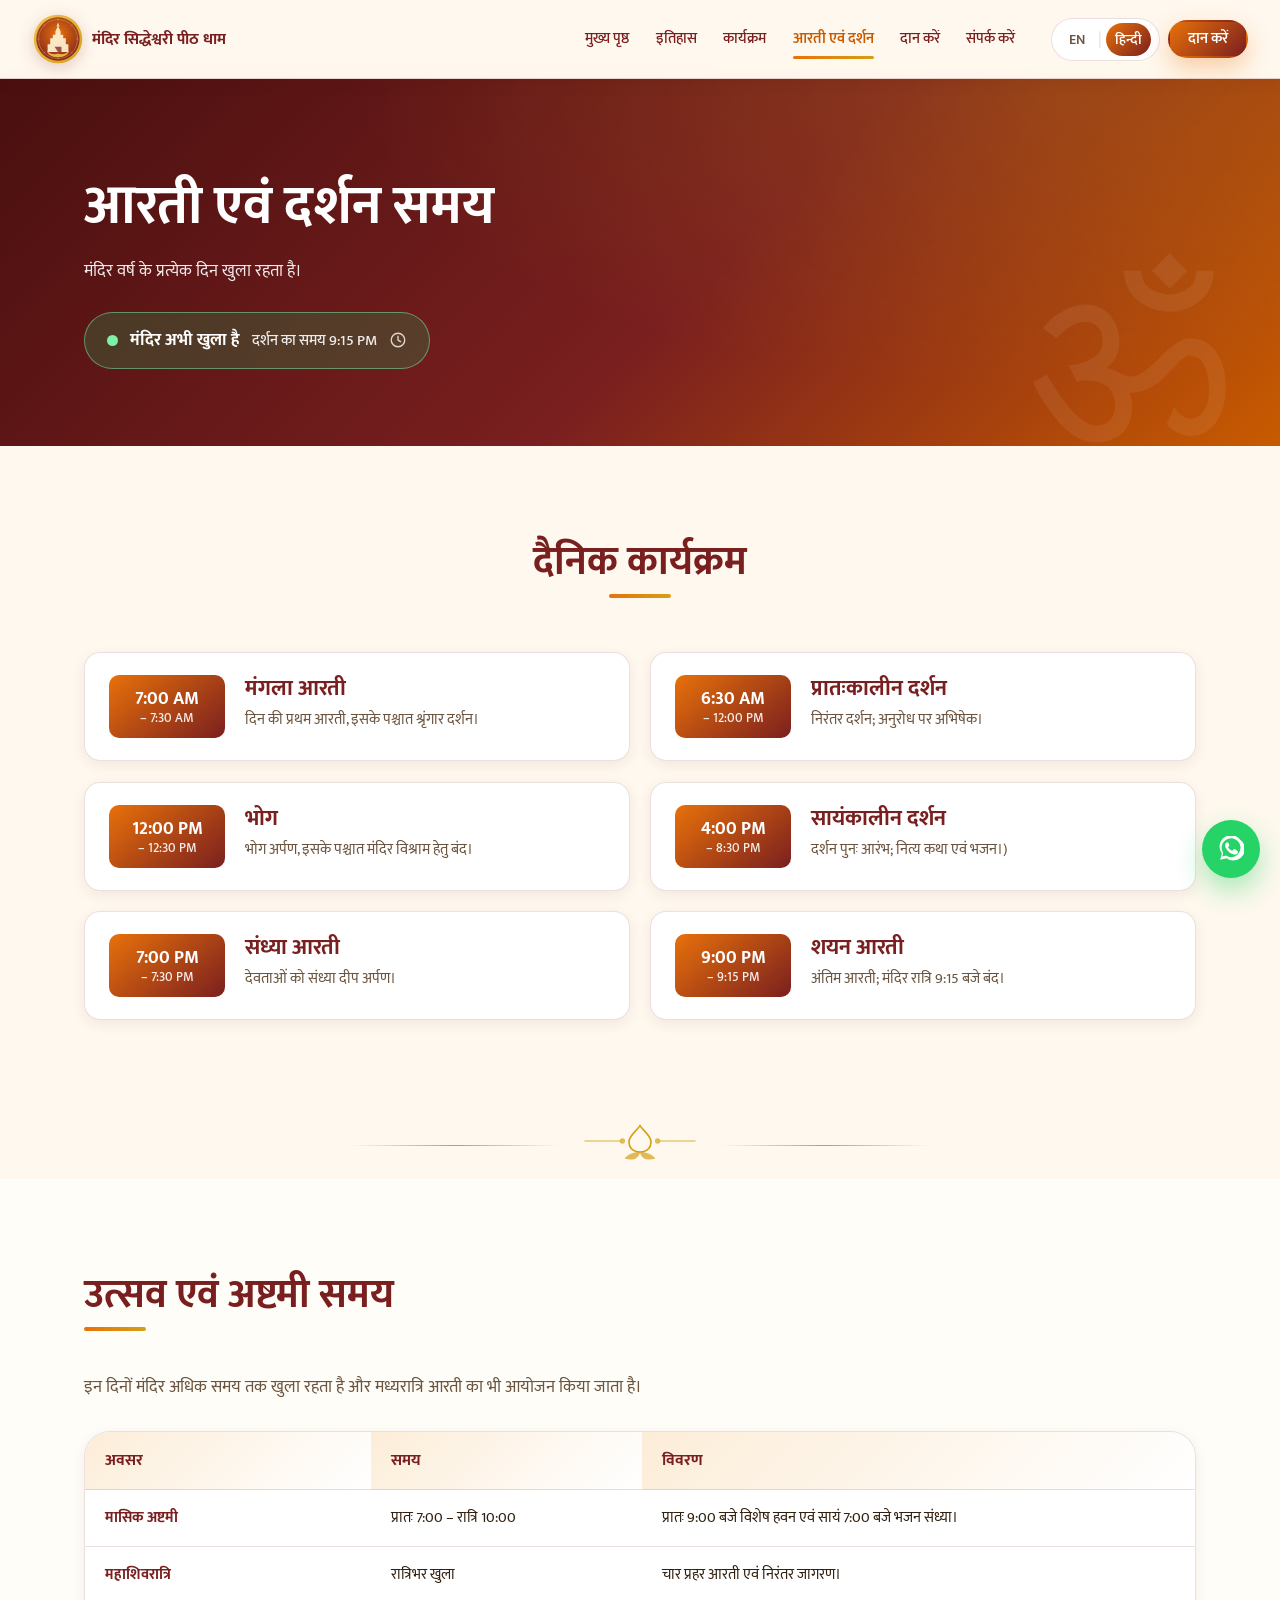
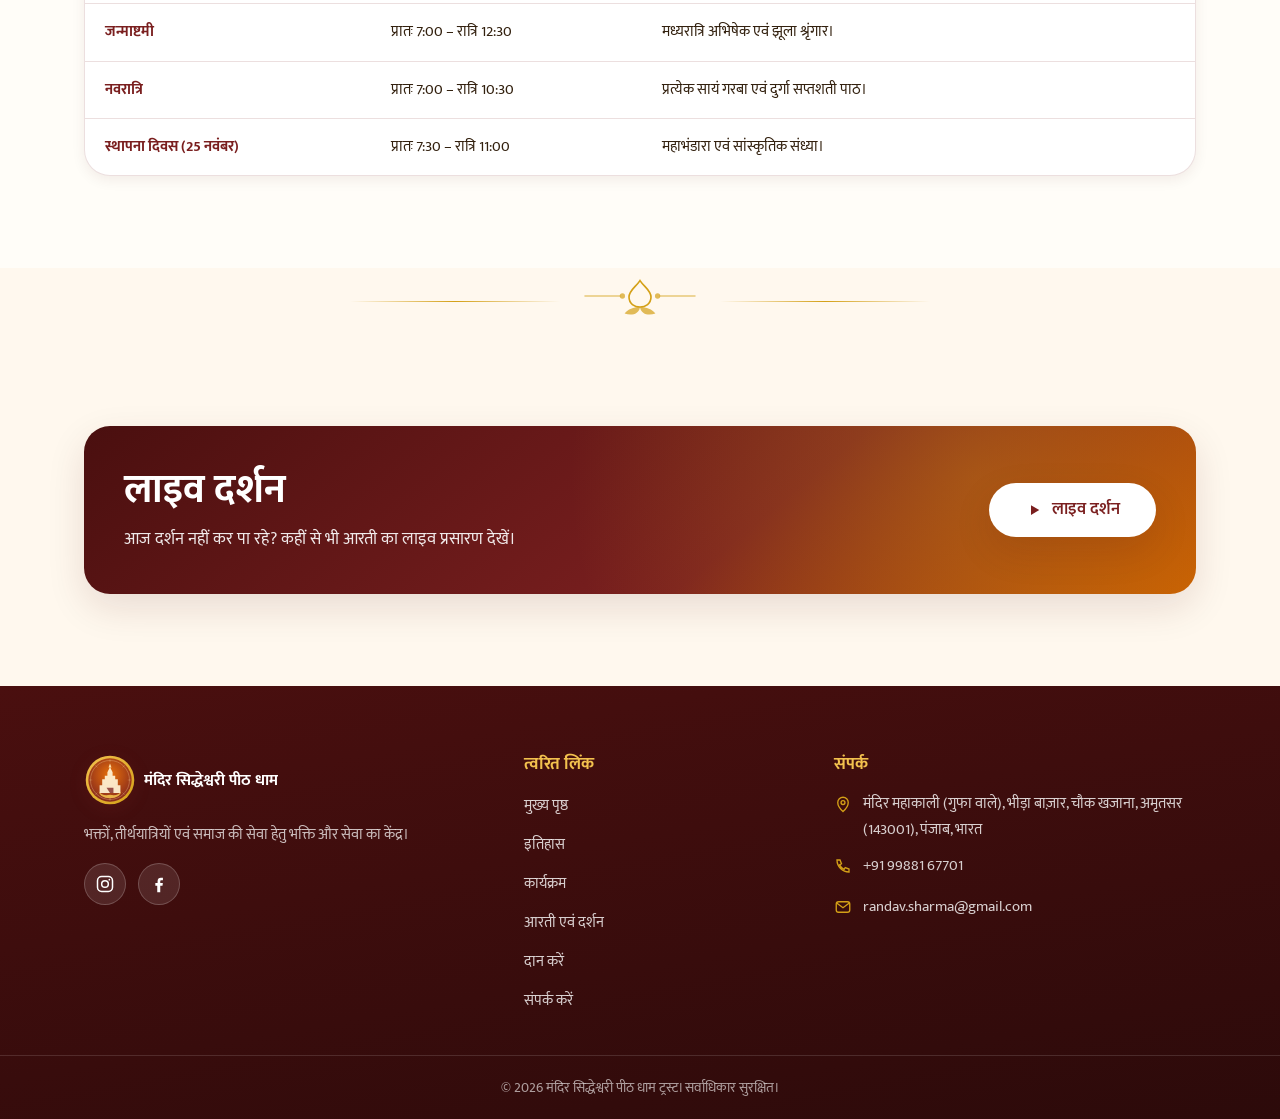
<file: timings.html>
<!DOCTYPE html>
<html lang="hi" data-lang="hi">
<head>
<meta charset="utf-8">
<meta name="viewport" content="width=device-width, initial-scale=1">
<title>आरती एवं दर्शन समय | Aarti & Darshan Timings — Mandir Siddhashwari Peeth Dham</title>
<meta name="description" content="Daily aarti and darshan schedule — Mangla Aarti, Morning Darshan, Bhog, Evening Darshan, Sandhya Aarti and Shayan Aarti, plus festival and Ashtami timings.">
<meta name="keywords" content="Hindu temple, mandir, Siddhashwari Peeth Dham, aarti timings, darshan, donation, langar, gau seva, Aarti & Darshan Timings, temple festival, Varanasi">
<meta name="author" content="Mandir Siddhashwari Peeth Dham Trust">
<meta name="theme-color" content="#7A1F1F">

<!-- Open Graph / social sharing. Replace the example.com domain with your live URL. -->
<meta property="og:type" content="website">
<meta property="og:site_name" content="Mandir Siddhashwari Peeth Dham">
<meta property="og:title" content="आरती एवं दर्शन समय | Aarti & Darshan Timings — Mandir Siddhashwari Peeth Dham">
<meta property="og:description" content="Daily aarti and darshan schedule — Mangla Aarti, Morning Darshan, Bhog, Evening Darshan, Sandhya Aarti and Shayan Aarti, plus festival and Ashtami timings.">
<meta property="og:image" content="https://example.com/images/photo-festival.jpg">
<meta property="og:url" content="https://example.com/timings">
<meta property="og:locale" content="hi_IN">
<meta property="og:locale:alternate" content="en_IN">
<meta name="twitter:card" content="summary_large_image">
<meta name="twitter:title" content="आरती एवं दर्शन समय | Aarti & Darshan Timings — Mandir Siddhashwari Peeth Dham">
<meta name="twitter:description" content="Daily aarti and darshan schedule — Mangla Aarti, Morning Darshan, Bhog, Evening Darshan, Sandhya Aarti and Shayan Aarti, plus festival and Ashtami timings.">
<meta name="twitter:image" content="https://example.com/images/photo-festival.jpg">

<link rel="icon" href="images/favicon.svg" type="image/svg+xml">
<link rel="apple-touch-icon" href="images/logo.svg">

<link rel="preconnect" href="https://fonts.googleapis.com">
<link rel="preconnect" href="https://fonts.gstatic.com" crossorigin>
<link href="https://fonts.googleapis.com/css2?family=Playfair+Display:ital,wght@0,600;0,700;0,800;1,600&family=Cinzel:wght@600;700&family=Poppins:wght@300;400;500;600;700&family=Mukta:wght@300;400;500;600;700&family=Noto+Sans+Devanagari:wght@400;500;600;700&display=swap" rel="stylesheet">
<link rel="stylesheet" href="css/style.css">
</head>
<body data-page="timings">
<div id="app">
  <!-- Content is rendered from js/content.js by js/site.js, so the whole site
       can be maintained from one file. This fallback shows if JavaScript is off. -->
  <noscript>
    <div style="max-width:720px;margin:60px auto;padding:28px;font-family:Georgia,serif;text-align:center">
      <h1 style="color:#7A1F1F">मंदिर सिद्धाश्वरी पीठ धाम</h1>
      <p>This website needs JavaScript to display. Please enable JavaScript, or call us at
        <a href="tel:+919876543210">+91 98765 43210</a>.</p>
    </div>
  </noscript>
</div>
<script src="js/content.js"></script>
<script src="js/site.js"></script>

</body>
</html>
</file>
<file: css/style.css>
/* ============================================================================
 *  MANDIR SIDDHASHWARI PEETH DHAM — STYLES
 *  Theme: saffron / maroon / gold on cream. Edit the colour tokens in :root.
 * ========================================================================== */

/* ------------------------------------------------------------------ TOKENS */
:root {
  --saffron: #E8710A;
  --saffron-dark: #C85B00;
  --maroon: #7A1F1F;
  --maroon-deep: #4A0F0F;
  --gold: #D4A017;
  --gold-soft: #F2C14E;
  --cream: #FFF8EE;
  --cream-2: #FCEDD8;
  --paper: #FFFDF8;
  --ink: #33210F;
  --ink-soft: #6B5540;
  --line: rgba(122, 31, 31, .14);
  --shadow-sm: 0 4px 14px rgba(74, 15, 15, .07);
  --shadow: 0 14px 38px rgba(74, 15, 15, .12);
  --shadow-lg: 0 26px 60px rgba(74, 15, 15, .18);
  --r-sm: 10px;
  --r: 16px;
  --r-lg: 26px;
  --maxw: 1180px;
  --head-h: 78px;
  --font-head: "Playfair Display", "Cinzel", Georgia, "Times New Roman", serif;
  --font-body: "Poppins", "Segoe UI", system-ui, -apple-system, sans-serif;
  --font-hi: "Mukta", "Noto Sans Devanagari", "Poppins", sans-serif;
}

/* Devanagari-first typography when Hindi is selected */
html[data-lang="hi"] {
  --font-body: "Mukta", "Noto Sans Devanagari", "Poppins", sans-serif;
  --font-head: "Mukta", "Noto Sans Devanagari", Georgia, serif;
}
html[data-lang="hi"] h1, html[data-lang="hi"] h2, html[data-lang="hi"] h3 { letter-spacing: 0; }

/* -------------------------------------------------------------------- BASE */
*, *::before, *::after { box-sizing: border-box; }
html { scroll-behavior: smooth; -webkit-text-size-adjust: 100%; overflow-x: hidden; max-width: 100vw; overscroll-behavior-x: none; }
body {
  margin: 0;
  font-family: var(--font-body);
  font-size: 17px;
  line-height: 1.7;
  color: var(--ink);
  background: var(--cream);
  overflow-x: hidden;
}
img { max-width: 100%; display: block; height: auto; }
a { color: var(--maroon); text-decoration: none; }
a:hover { color: var(--saffron); }
h1, h2, h3, h4 { font-family: var(--font-head); color: var(--maroon); line-height: 1.22; margin: 0 0 .6em; font-weight: 700; }
h1 { font-size: clamp(2rem, 4.6vw, 3.4rem); }
h2 { font-size: clamp(1.6rem, 3.2vw, 2.5rem); }
h3 { font-size: clamp(1.15rem, 2vw, 1.4rem); }
p { margin: 0 0 1em; }
code { font-family: ui-monospace, "SF Mono", Menlo, Consolas, monospace; font-size: .95em; }
:focus-visible { outline: 3px solid var(--gold); outline-offset: 2px; border-radius: 4px; }
.skip {
  position: absolute; top: 0; left: 0;
  width: 1px; height: 1px; overflow: hidden;
  clip: rect(0, 0, 0, 0); white-space: nowrap;
  background: var(--maroon); color: #fff; padding: 10px 16px; z-index: 999;
}
.skip:focus {
  width: auto; height: auto; overflow: visible; clip: auto;
  left: 8px; top: 8px;
}

.container { width: 100%; max-width: var(--maxw); margin-inline: auto; padding-inline: clamp(18px, 4vw, 34px); }
.muted { color: var(--ink-soft); font-size: .93rem; }
.lead { font-size: 1.08rem; color: var(--ink-soft); }
.mobile-only { display: none !important; }

/* ----------------------------------------------------------------- BUTTONS */
.btn {
  --btn-bg: var(--saffron);
  display: inline-flex; align-items: center; justify-content: center; gap: 9px;
  font-family: var(--font-body); font-weight: 600; font-size: 1rem; line-height: 1;
  padding: 14px 26px; border: 2px solid transparent; border-radius: 999px;
  cursor: pointer; transition: transform .25s, box-shadow .25s, background .25s, color .25s;
  text-align: center; white-space: nowrap;
}
.btn svg { flex: none; }
.btn--primary {
  background: linear-gradient(135deg, var(--saffron), var(--maroon));
  color: #fff; box-shadow: 0 10px 24px rgba(232, 113, 10, .32);
}
.btn--primary:hover { color: #fff; transform: translateY(-3px); box-shadow: 0 16px 32px rgba(232, 113, 10, .42); }
.btn--outline { background: transparent; color: var(--maroon); border-color: rgba(122, 31, 31, .3); }
.btn--outline:hover { background: var(--maroon); color: #fff; border-color: var(--maroon); transform: translateY(-3px); }
.btn--ghost { background: rgba(255, 255, 255, .14); color: #fff; border-color: rgba(255, 255, 255, .6); backdrop-filter: blur(4px); }
.btn--ghost:hover { background: #fff; color: var(--maroon); transform: translateY(-3px); }
.btn--sm { padding: 10px 18px; font-size: .92rem; }
.btn--lg { padding: 16px 34px; font-size: 1.06rem; }
.btn--block { width: 100%; }

.chip {
  display: inline-block; font-size: .8rem; font-weight: 600; letter-spacing: .04em;
  text-transform: uppercase; padding: 5px 13px; border-radius: 999px;
  background: var(--cream-2); color: var(--maroon);
}
.chip--gold { background: linear-gradient(135deg, var(--gold-soft), var(--gold)); color: var(--maroon-deep); }
.chip--date { background: rgba(212, 160, 23, .16); }
.chip--pick {
  font-family: var(--font-body); font-size: .95rem; text-transform: none; letter-spacing: 0;
  padding: 10px 20px; border: 2px solid var(--line); background: #fff; color: var(--ink);
  cursor: pointer; transition: .2s;
}
.chip--pick:hover { border-color: var(--saffron); color: var(--saffron-dark); }
.chip--pick.is-on { background: var(--saffron); border-color: var(--saffron); color: #fff; }

.link-arrow { display: inline-flex; align-items: center; gap: 7px; font-weight: 600; }
.link-arrow svg { transition: transform .25s; }
.link-arrow:hover svg { transform: translateX(4px); }

/* ------------------------------------------------------------------ HEADER */
.header {
  position: fixed; top: 0; left: 0; right: 0; z-index: 60;
  background: rgba(255, 248, 238, .92);
  backdrop-filter: saturate(140%) blur(12px);
  border-bottom: 1px solid var(--line);
  box-shadow: var(--shadow-sm);
}
body { padding-top: var(--head-h); }
.header__inner { display: flex; align-items: center; gap: 18px; min-height: var(--head-h); min-width: 0; }
.brand { display: flex; align-items: center; gap: 8px; flex: 1 1 auto; min-width: 0; }
.brand__logo { width: 52px; height: 52px; filter: drop-shadow(0 4px 8px rgba(122,31,31,.22)); }
.brand__text { display: flex; flex-direction: column; line-height: 1.15; }
.brand__name { font-family: var(--font-head); font-weight: 700; color: var(--maroon); font-size: clamp(0.85rem, 3vw, 1.06rem); white-space: nowrap; overflow: hidden; text-overflow: ellipsis;  }
.brand__tag { font-size: .74rem; color: var(--ink-soft); letter-spacing: .03em; }

.nav { display: flex; align-items: center; gap: 4px; margin-inline: auto; }
.nav__link {
  position: relative; padding: 9px 13px; border-radius: 999px; font-size: .95rem;
  font-weight: 500; color: var(--maroon); transition: .22s;
}
.nav__link:hover { background: rgba(232, 113, 10, .1); color: var(--saffron-dark); }
.nav__link.is-active { color: var(--saffron-dark); font-weight: 600; }
.nav__link.is-active::after {
  content: ""; position: absolute; left: 13px; right: 13px; bottom: 2px; height: 2.5px;
  border-radius: 3px; background: linear-gradient(90deg, var(--saffron), var(--gold));
}

.header__actions { display: flex; align-items: center; gap: 8px; flex: none; }
.lang {
  display: flex; align-items: center; gap: 4px; padding: 4px 8px;
  border: 1.5px solid var(--line); border-radius: 999px; background: #fff;
}
.lang__btn {
  border: 0; background: none; cursor: pointer; font-family: var(--font-body);
  font-size: .88rem; font-weight: 600; color: var(--ink-soft); padding: 5px 9px; border-radius: 999px; transition: .2s;
}
.lang__btn:hover { color: var(--saffron-dark); }
.lang__btn.is-on { background: linear-gradient(135deg, var(--saffron), var(--maroon)); color: #fff; }
.lang__sep { color: var(--line); }

.burger { display: none; width: 44px; height: 44px; border: 1.5px solid var(--line); border-radius: 12px; background: #fff; cursor: pointer; padding: 11px 10px; flex-direction: column; justify-content: space-between; }
.burger span { display: block; width: 100%; height: 2.4px; border-radius: 2px; background: var(--maroon); flex: none; transition: .25s; }
.header.is-open .burger span:nth-child(1) { transform: translateY(8px) rotate(45deg); }
.header.is-open .burger span:nth-child(2) { opacity: 0; }
.header.is-open .burger span:nth-child(3) { transform: translateY(-8px) rotate(-45deg); }

/* -------------------------------------------------------------------- HERO */
.hero { position: relative; min-height: min(88vh, 760px); display: flex; align-items: center; color: #fff; overflow: hidden; }
.hero__media, .hero__scrim { position: absolute; inset: 0; }
.hero__media img { width: 100%; height: 100%; object-fit: cover; animation: heroZoom 18s ease-out forwards; }
@keyframes heroZoom { from { transform: scale(1.08); } to { transform: scale(1); } }
.hero__scrim {
  background:
    radial-gradient(120% 90% at 22% 30%, rgba(74,15,15,.42), transparent 62%),
    linear-gradient(180deg, rgba(74,15,15,.6) 0%, rgba(74,15,15,.52) 42%, rgba(74,15,15,.82) 100%);
}
.hero__inner { position: relative; z-index: 2; padding-block: clamp(70px, 12vh, 130px); max-width: 820px; }
.hero__kicker {
  display: inline-block; font-size: .84rem; letter-spacing: .16em; text-transform: uppercase;
  padding: 7px 16px; border: 1px solid rgba(255,255,255,.45); border-radius: 999px; margin-bottom: 20px; color: #FFE8C6;
  max-width: 100%; white-space: normal; word-break: break-word;
}
.hero__om { font-size: 3rem; color: var(--gold-soft); line-height: 1; margin-bottom: 6px; font-family: Georgia, serif; text-shadow: 0 3px 20px rgba(0,0,0,.4); }
.hero h1 { color: #fff; text-shadow: 0 4px 26px rgba(0,0,0,.42); margin-bottom: .2em; }
.hero__tag { font-family: var(--font-head); font-size: clamp(1.15rem, 2.4vw, 1.7rem); color: var(--gold-soft); font-style: italic; margin-bottom: .7em; }
.hero__text { font-size: 1.06rem; color: rgba(255,255,255,.9); max-width: 620px; }
.hero__cta { display: flex; flex-wrap: wrap; gap: 14px; margin-top: 26px; }

/* ----------------------------------------------------------------- SECTIONS */
.section { padding-block: clamp(52px, 8vw, 92px); }
.section--cream { background: var(--cream); }
.section--paper { background: var(--paper); }
.section--cream, .section--paper { position: relative; }
.sec-head { margin-bottom: 30px; }
.sec-head--center { text-align: center; }
.sec-head h2 { position: relative; display: inline-block; padding-bottom: .28em; }
.sec-head--center h2::after, .sec-head:not(.sec-head--center) h2::after {
  content: ""; position: absolute; left: 0; bottom: 0; width: 62px; height: 3.5px; border-radius: 3px;
  background: linear-gradient(90deg, var(--saffron), var(--gold));
}
.sec-head--center h2::after { left: 50%; transform: translateX(-50%); }
.sec-sub { color: var(--ink-soft); max-width: 640px; margin: -12px 0 30px; }
.sec-head--center + .sec-sub { margin-inline: auto; text-align: center; }

.divider { display: flex; align-items: center; justify-content: center; gap: 14px; padding: 6px 0; color: var(--gold); background: var(--paper); }
.section--cream + .divider, .section--paper + .divider { background: inherit; }
.divider--sm { padding: 0; }
.divider__line { flex: 1; max-width: 210px; height: 1px; background: linear-gradient(90deg, transparent, var(--gold), transparent); }

/* PAGE HEAD (inner pages) */
.pagehead {
  position: relative; padding-block: clamp(54px, 9vw, 96px) clamp(40px, 6vw, 64px);
  background:
    radial-gradient(90% 140% at 82% 0%, rgba(212,160,23,.22), transparent 60%),
    linear-gradient(135deg, var(--maroon-deep), var(--maroon) 55%, var(--saffron-dark));
  color: #fff; overflow: hidden;
}
.pagehead::after {
  content: "ॐ"; position: absolute; right: 4%; bottom: -34px; font-family: Georgia, serif;
  font-size: clamp(8rem, 20vw, 15rem); color: rgba(255,255,255,.07); line-height: 1; pointer-events: none;
}
.pagehead h1 { color: #fff; margin-bottom: .3em; }
.pagehead__text { color: rgba(255,255,255,.9); max-width: 680px; margin: 0; }

/* ----------------------------------------------------------------- GALLERY */
.gallery { display: grid; grid-template-columns: repeat(2, minmax(0, 1fr)); gap: 22px; }
.gallery__item {
  margin: 0; position: relative; border-radius: var(--r-lg); overflow: hidden;
  box-shadow: var(--shadow); background: #fff;
}
.gallery__item img { width: 100%; aspect-ratio: 16 / 10; object-fit: cover; transition: transform .8s ease; }
.gallery__item:hover img { transform: scale(1.05); }
.gallery__item figcaption {
  position: absolute; left: 0; right: 0; bottom: 0; padding: 40px 20px 16px;
  background: linear-gradient(180deg, transparent, rgba(74,15,15,.86)); color: #fff;
  font-family: var(--font-head); font-size: 1.1rem;
}
.gallery__item:nth-child(3n+2) img { aspect-ratio: 4 / 3; }

/* ---------------------------------------------------------------- SPLIT BLOCKS */
.split { display: grid; grid-template-columns: 1.05fr 1fr; gap: clamp(26px, 5vw, 56px); align-items: center; }
.split__media { border-radius: var(--r-lg); overflow: hidden; box-shadow: var(--shadow); }
.split__media img { width: 100%; aspect-ratio: 5 / 4; object-fit: cover; }
.split__media--portrait img { aspect-ratio: 3 / 4; }
.split__body p { color: var(--ink-soft); }
.split--form { align-items: start; }
.split--form .split__body { align-self: start; }

/* ------------------------------------------------------------------ CARDS */
.grid { display: grid; gap: 24px; }
.grid--3 { grid-template-columns: repeat(3, minmax(0, 1fr)); }
.grid--4 { grid-template-columns: repeat(4, minmax(0, 1fr)); }

.card {
  background: #fff; border-radius: var(--r-lg); overflow: hidden; box-shadow: var(--shadow-sm);
  border: 1px solid var(--line); display: flex; flex-direction: column;
  transition: transform .3s, box-shadow .3s;
}
.card:hover { transform: translateY(-6px); box-shadow: var(--shadow-lg); }
.card__media { position: relative; }
.card__media img { width: 100%; aspect-ratio: 3 / 2; object-fit: cover; }
.card__body { padding: 22px 22px 26px; display: flex; flex-direction: column; gap: 8px; flex: 1; }
.card__body h3 { margin: 8px 0 0; }
.card__body p { color: var(--ink-soft); font-size: .96rem; margin: 0; }
.card__body > .chip { align-self: flex-start; }
.card__body .impact { color: var(--saffron-dark); font-weight: 600; margin-top: auto; padding-top: 8px; }
.card--cause .card__media::after { content: ""; position: absolute; inset: 0; background: linear-gradient(180deg, transparent 55%, rgba(74,15,15,.28)); }

.tile { margin: 0; border-radius: var(--r); overflow: hidden; background: #fff; box-shadow: var(--shadow-sm); }
.tile img { width: 100%; aspect-ratio: 4 / 3; object-fit: cover; transition: transform .7s; }
.tile:hover img { transform: scale(1.06); }
.tile figcaption { padding: 13px 16px; font-size: .92rem; color: var(--ink-soft); }

/* -------------------------------------------------------------- HIGHLIGHTS */
.highlights { display: grid; grid-template-columns: repeat(3, minmax(0,1fr)); gap: 22px; }
.hcard {
  position: relative; padding: 28px 26px; border-radius: var(--r-lg); background: #fff;
  border: 1px solid var(--line); box-shadow: var(--shadow-sm); overflow: hidden;
  display: flex; flex-direction: column; transition: transform .3s, box-shadow .3s;
}
.hcard:hover { transform: translateY(-6px); box-shadow: var(--shadow-lg); }
.hcard__label { font-size: .78rem; letter-spacing: .12em; text-transform: uppercase; color: var(--saffron-dark); font-weight: 600; }
.hcard h3 { margin: 10px 0 8px; }
.hcard__time { display: inline-flex; align-items: center; gap: 7px; font-weight: 600; color: var(--maroon); margin: 0 0 8px; }
.hcard p { color: var(--ink-soft); font-size: .95rem; }
.hcard .link-arrow, .hcard .btn { margin-top: auto; }
.hcard--donate { background: linear-gradient(150deg, var(--maroon), var(--saffron-dark)); border: 0; color: #fff; }
.hcard--donate h3 { color: #fff; }
.hcard--donate .hcard__label { color: var(--gold-soft); }
.hcard--donate p { color: rgba(255,255,255,.88); }
.hcard--event { background: linear-gradient(150deg, #fff, var(--cream-2)); }
.hcard::before { content: ""; position: absolute; top: -42px; right: -42px; width: 120px; height: 120px; border-radius: 50%; background: radial-gradient(circle, rgba(212,160,23,.22), transparent 70%); }

/* ------------------------------------------------------------------ TIMELINE */
.timeline { list-style: none; margin: 34px 0 0; padding: 0; position: relative; }
.timeline::before {
  content: ""; position: absolute; left: 100px; top: 8px; bottom: 8px; width: 2px;
  background: linear-gradient(180deg, var(--gold), var(--saffron), var(--maroon));
  opacity: .5;
}
.timeline__item { display: grid; grid-template-columns: 92px 1fr; gap: 30px; align-items: start; margin-bottom: 26px; position: relative; }
.timeline__year { font-family: var(--font-head); font-weight: 700; font-size: 1.05rem; color: var(--saffron-dark); text-align: right; padding: 16px 20px 0 0; }
.timeline__body {
  position: relative; background: #fff; border: 1px solid var(--line); border-radius: var(--r);
  padding: 18px 22px; box-shadow: var(--shadow-sm);
}
.timeline__body::before {
  content: ""; position: absolute; left: -32px; top: 24px; width: 13px; height: 13px; border-radius: 50%;
  background: var(--gold); border: 3px solid var(--cream); box-shadow: 0 0 0 2px var(--gold);
}
.timeline__body h3 { margin-bottom: .25em; }
.timeline__body p { margin: 0; color: var(--ink-soft); font-size: .95rem; }

/* -------------------------------------------------------------- MAHARAJ BLOCK */
.maharaj__name { font-size: clamp(1.3rem, 2.4vw, 1.8rem); margin-bottom: .15em; }
.maharaj__role { color: var(--saffron-dark); font-weight: 600; margin-bottom: 1em; }
.quote {
  margin: 26px 0 0; padding: 22px 26px; border-left: 4px solid var(--gold);
  background: linear-gradient(135deg, var(--cream-2), #fff); border-radius: 0 var(--r) var(--r) 0;
  font-family: var(--font-head); font-size: 1.12rem; font-style: italic; color: var(--maroon);
}
.seva-block { margin-top: 54px; background: #fff; border: 1px solid var(--line); border-radius: var(--r-lg); padding: 30px clamp(20px, 4vw, 40px); box-shadow: var(--shadow-sm); }
.ticks { list-style: none; padding: 0; margin: 0; display: grid; grid-template-columns: repeat(2, minmax(0,1fr)); gap: 12px 26px; }
.ticks li { position: relative; padding-left: 34px; color: var(--ink-soft); }
.ticks li::before {
  content: "✓"; position: absolute; left: 0; top: 1px; width: 22px; height: 22px; border-radius: 50%;
  display: grid; place-items: center; font-size: .8rem; font-weight: 700;
  background: rgba(232,113,10,.14); color: var(--saffron-dark);
}

/* ------------------------------------------------------------- EVENT BANNER */
.event-banner {
  background: linear-gradient(140deg, var(--maroon-deep), var(--maroon) 60%, var(--saffron-dark));
  color: #fff; padding-block: clamp(44px, 7vw, 76px); position: relative; overflow: hidden;
}
.event-banner::before {
  content: ""; position: absolute; inset: 0;
  background-image: radial-gradient(circle at 18% 20%, rgba(212,160,23,.3), transparent 42%),
                    radial-gradient(circle at 88% 80%, rgba(232,113,10,.3), transparent 45%);
}
.event-banner__inner { position: relative; display: grid; grid-template-columns: 1fr 1.15fr; gap: clamp(24px, 5vw, 52px); align-items: center; }
.event-banner__media { border-radius: var(--r-lg); overflow: hidden; box-shadow: var(--shadow-lg); }
.event-banner__media img { width: 100%; aspect-ratio: 4 / 3; object-fit: cover; }
.event-banner h2 { color: #fff; }
.event-banner p { color: rgba(255,255,255,.9); }
.event-banner__date { display: inline-flex; align-items: center; gap: 8px; font-weight: 600; color: var(--gold-soft); }

.countdown { display: grid; grid-template-columns: repeat(4, minmax(0, 1fr)); gap: 12px; margin-top: 26px; max-width: 520px; }
.cd {
  text-align: center; padding: 14px 6px; border-radius: var(--r);
  background: rgba(255,255,255,.1); border: 1px solid rgba(255,255,255,.22); backdrop-filter: blur(4px);
}
.cd__num { display: block; font-family: var(--font-head); font-size: clamp(1.4rem, 3.4vw, 2.1rem); font-weight: 700; color: var(--gold-soft); line-height: 1; }
.cd__lab { display: block; font-size: .72rem; letter-spacing: .08em; text-transform: uppercase; color: rgba(255,255,255,.8); margin-top: 7px; }

/* ------------------------------------------------------------------- TABLES */
.table-wrap { overflow-x: auto; border-radius: var(--r-lg); box-shadow: var(--shadow-sm); border: 1px solid var(--line); background: #fff; }
.table { width: 100%; border-collapse: collapse; min-width: 560px; }
.table th, .table td { padding: 15px 20px; text-align: left; border-bottom: 1px solid var(--line); font-size: .96rem; }
.table th { background: linear-gradient(135deg, var(--cream-2), #fff); font-family: var(--font-head); color: var(--maroon); font-size: 1rem; }
.table tbody tr:last-child td { border-bottom: 0; }
.table tbody tr:hover { background: rgba(212,160,23,.07); }
.table td strong { color: var(--maroon); }

/* ---------------------------------------------------------- TIMINGS + BADGE */
.badge-wrap { margin-top: 26px; }
.badge {
  display: inline-flex; align-items: center; gap: 12px; padding: 13px 22px; border-radius: 999px;
  font-weight: 600; border: 1px solid rgba(255,255,255,.3); background: rgba(255,255,255,.12);
  color: #fff; backdrop-filter: blur(6px);
}
.badge--open { background: rgba(34, 150, 83, .28); border-color: rgba(120, 240, 170, .5); }
.badge--closed { background: rgba(160, 30, 30, .3); border-color: rgba(255, 150, 150, .45); }
.badge__dot { width: 11px; height: 11px; border-radius: 50%; background: currentColor; box-shadow: 0 0 0 0 rgba(255,255,255,.7); animation: pulse 2s infinite; }
.badge--open .badge__dot { background: #7CF1A8; }
.badge--closed .badge__dot { background: #FF9B9B; animation: none; }
@keyframes pulse { 0% { box-shadow: 0 0 0 0 rgba(124,241,168,.6); } 70% { box-shadow: 0 0 0 12px rgba(124,241,168,0); } 100% { box-shadow: 0 0 0 0 rgba(124,241,168,0); } }
.badge__sub { font-weight: 500; opacity: .9; font-size: .92rem; }
.badge__live { display: inline-flex; opacity: .8; }
.badge-note { color: rgba(255,255,255,.8); font-size: .9rem; margin: 14px 0 0; max-width: 560px; }

.timing-grid { display: grid; grid-template-columns: repeat(2,minmax(0, 1fr)); gap: 20px; }
.timing {
  display: flex; gap: 20px; align-items: flex-start; padding: 22px 24px; background: #fff;
  border: 1px solid var(--line); border-radius: var(--r); box-shadow: var(--shadow-sm); transition: transform .3s, box-shadow .3s;
}
.timing:hover { transform: translateY(-4px); box-shadow: var(--shadow); }
.timing__time {
  flex: none; min-width: 116px; text-align: center; font-family: var(--font-head); font-weight: 700;
  font-size: 1.15rem; color: #fff; padding: 12px 10px; border-radius: var(--r-sm);
  background: linear-gradient(140deg, var(--saffron), var(--maroon)); line-height: 1.25;
}
.timing__time span { display: block; font-size: .82rem; font-weight: 500; opacity: .9; }
.timing__body h3 { margin-bottom: .2em; }
.timing__body p { margin: 0; color: var(--ink-soft); font-size: .93rem; }

.live {
  display: flex; flex-wrap: wrap; align-items: center; justify-content: space-between; gap: 24px;
  padding: clamp(24px, 4vw, 40px); border-radius: var(--r-lg); color: #fff;
  background: linear-gradient(140deg, var(--maroon-deep), var(--maroon) 60%, var(--saffron-dark));
  box-shadow: var(--shadow); position: relative; overflow: hidden;
}
.live::before { content: ""; position: absolute; inset: 0; background: radial-gradient(circle at 80% 30%, rgba(212,160,23,.32), transparent 45%); }
.live__body { position: relative; max-width: 620px; }
.live h2 { color: #fff; margin-bottom: .25em; }
.live p { color: rgba(255,255,255,.9); margin: 0; }
.live .btn { position: relative; background: #fff; color: var(--maroon); box-shadow: var(--shadow); }
.live .btn:hover { background: var(--gold-soft); color: var(--maroon-deep); }

/* ----------------------------------------------------------------- COUNTERS */
.counters { display: grid; grid-template-columns: repeat(4, minmax(0, 1fr)); gap: 22px; }
.counter { text-align: center; padding: 30px 16px; background: #fff; border-radius: var(--r-lg); border: 1px solid var(--line); box-shadow: var(--shadow-sm); }
.counter__num { display: block; font-family: var(--font-head); font-size: clamp(2rem, 4vw, 2.9rem); font-weight: 700; color: var(--saffron-dark); line-height: 1.1; }
.counter__lab { display: block; color: var(--ink-soft); font-size: .92rem; margin-top: 8px; }

/* ----------------------------------------------------------------- DONATION */
.donate { display: grid; grid-template-columns: 1fr 1.15fr; gap: 26px; align-items: start; }
.panel { background: #fff; border: 1px solid var(--line); border-radius: var(--r-lg); padding: 26px clamp(18px, 3vw, 30px); box-shadow: var(--shadow-sm); }
.panel h3 { margin-bottom: .5em; }
.panel--trust { background: linear-gradient(140deg, var(--cream-2), #fff); margin-top: 22px; }
.donate__side { display: grid; gap: 22px; }
.donate__qr { text-align: center; }
.qr-frame {
  display: inline-block; padding: 16px; margin: 8px 0 16px; border-radius: var(--r); background: #fff;
  border: 2px solid var(--line); box-shadow: var(--shadow-sm);
}
.qr-frame img { width: 260px; height: 260px; }
.copyline { display: flex; align-items: center; justify-content: center; gap: 10px; flex-wrap: wrap; margin-bottom: 14px; }
.copyline code { background: var(--cream-2); padding: 9px 15px; border-radius: 999px; font-weight: 600; color: var(--maroon); word-break: break-all; }
.chips { display: flex; flex-wrap: wrap; gap: 10px; }
.bank { list-style: none; margin: 0 0 18px; padding: 0; }
.bank li { display: flex; justify-content: space-between; align-items: center; gap: 14px; padding: 12px 0; border-bottom: 1px dashed var(--line); flex-wrap: wrap; }
.bank li:last-child { border-bottom: 0; }
.bank__lab { font-size: .85rem; text-transform: uppercase; letter-spacing: .05em; color: var(--ink-soft); font-weight: 600; }
.bank__val { display: inline-flex; align-items: center; gap: 8px; }
.bank__val code { color: var(--maroon); font-weight: 600; }
.iconbtn { border: 1.5px solid var(--line); background: #fff; color: var(--maroon); width: 34px; height: 34px; border-radius: 10px; display: inline-grid; place-items: center; cursor: pointer; transition: .2s; flex: none; }
.iconbtn:hover { background: var(--saffron); border-color: var(--saffron); color: #fff; }

/* -------------------------------------------------------------------- FORMS */
.form { display: grid; grid-template-columns: 1fr 1fr; gap: 16px; margin-top: 18px; }
.form__row { display: flex; flex-direction: column; gap: 7px; }
.form__row--full { grid-column: 1 / -1; }
.form label { font-size: .87rem; font-weight: 600; color: var(--maroon); }
.form input, .form textarea {
  font-family: var(--font-body); font-size: 1rem; color: var(--ink);
  padding: 12px 15px; border: 1.5px solid var(--line); border-radius: var(--r-sm);
  background: var(--cream); transition: .2s; width: 100%;
}
.form input:focus, .form textarea:focus { outline: none; border-color: var(--saffron); background: #fff; box-shadow: 0 0 0 4px rgba(232,113,10,.12); }
.form textarea { resize: vertical; }
.form button { grid-column: 1 / -1; }
.form__ok { grid-column: 1 / -1; margin: 6px 0 0; padding: 13px 16px; border-radius: var(--r-sm); background: rgba(34,150,83,.1); color: #1c6b3c; font-weight: 600; font-size: .94rem; }

/* ------------------------------------------------------------------ CONTACT */
.contact-grid { display: grid; grid-template-columns: 1fr 1.1fr; gap: 26px; align-items: start; }
.contact-list { list-style: none; margin: 0 0 24px; padding: 0; display: grid; gap: 16px; }
.contact-list li { display: flex; gap: 15px; align-items: flex-start; }
.contact-list__ico {
  flex: none; width: 44px; height: 44px; border-radius: 50%; display: grid; place-items: center;
  background: linear-gradient(140deg, var(--cream-2), #fff); color: var(--saffron-dark); border: 1px solid var(--line);
}
.contact-list__lab { display: block; font-size: .78rem; text-transform: uppercase; letter-spacing: .08em; color: var(--ink-soft); font-weight: 600; }
.contact-list a { font-weight: 500; }
.reach { background: #fff; border: 1px solid var(--line); border-radius: var(--r-lg); padding: 24px; box-shadow: var(--shadow-sm); transition: transform .3s, box-shadow .3s; }
.reach:hover { transform: translateY(-5px); box-shadow: var(--shadow); }
.reach__mode { font-size: .76rem; text-transform: uppercase; letter-spacing: .1em; color: var(--saffron-dark); font-weight: 600; }
.reach h3 { margin: 9px 0 6px; font-size: 1.1rem; }
.reach p { margin: 0; color: var(--ink-soft); font-size: .92rem; }
.map-band { padding-block: clamp(30px, 5vw, 56px); background: var(--paper); }
.map-band iframe { width: 100%; height: clamp(300px, 44vh, 460px); border: 0; border-radius: var(--r-lg); box-shadow: var(--shadow); filter: saturate(110%); }

/* ------------------------------------------------------------------- FOOTER */
.footer { background: linear-gradient(170deg, var(--maroon-deep), #2c0a0a); color: rgba(255,255,255,.82); padding-top: clamp(44px, 6vw, 68px); }
.footer h3 { color: var(--gold-soft); font-size: 1.06rem; margin-bottom: 1em; }
.foot__grid { display: grid; grid-template-columns: 1.5fr 1fr 1.4fr; gap: clamp(26px, 4vw, 52px); padding-bottom: 40px; }
.brand--foot .brand__name { color: #fff; }
.foot__about { font-size: .93rem; color: rgba(255,255,255,.72); margin: 16px 0; max-width: 340px; }
.foot__social { display: flex; gap: 12px; }
.foot__social a {
  width: 42px; height: 42px; border-radius: 50%; display: grid; place-items: center;
  background: rgba(255,255,255,.1); color: #fff; border: 1px solid rgba(255,255,255,.2); transition: .25s;
}
.foot__social a:hover { background: var(--gold); border-color: var(--gold); color: var(--maroon-deep); transform: translateY(-3px); }
.foot__links, .foot__list { list-style: none; margin: 0; padding: 0; display: grid; gap: 10px; }
.foot__links a, .foot__link { color: rgba(255,255,255,.8); font-size: .94rem; }
.foot__links a:hover, .foot__link:hover { color: var(--gold-soft); }
.foot__contact { display: flex; gap: 11px; align-items: flex-start; }
.foot__ico { color: var(--gold); flex: none; margin-top: 3px; }
.foot__bar { border-top: 1px solid rgba(255,255,255,.13); padding-block: 20px; font-size: .86rem; color: rgba(255,255,255,.6); text-align: center; }

/* -------------------------------------------------------- FLOATING + TOAST */
.whatsapp {
  position: fixed; right: 20px; bottom: 22px; z-index: 70; width: 58px; height: 58px; border-radius: 50%;
  display: grid; place-items: center; color: #fff; background: #25D366;
  box-shadow: 0 12px 28px rgba(37, 211, 102, .42); transition: transform .25s;
}
.whatsapp:hover { transform: scale(1.08) translateY(-2px); color: #fff; }
.toast {
  position: fixed; left: 50%; bottom: 30px; transform: translate(-50%, 26px); z-index: 90;
  background: var(--maroon); color: #fff; padding: 13px 24px; border-radius: 999px;
  font-weight: 600; font-size: .95rem; box-shadow: var(--shadow-lg); opacity: 0; pointer-events: none;
  transition: opacity .3s, transform .3s; max-width: 90vw; text-align: center;
}
.toast.show { opacity: 1; transform: translate(-50%, 0); }

/* ---------------------------------------------------------------- REVEAL ANIM */
[data-reveal] { opacity: 0; transform: translateY(26px); transition: opacity .7s ease, transform .8s cubic-bezier(.2, .7, .25, 1); will-change: opacity, transform; }
.reveal-right[data-reveal] { transform: translateX(64px); }
.reveal-left[data-reveal] { transform: translateX(-64px); }
[data-reveal].is-in { opacity: 1; transform: none; }
@media (prefers-reduced-motion: reduce) {
  *, *::before, *::after { animation-duration: .001ms !important; transition-duration: .001ms !important; }
  [data-reveal] { opacity: 1; transform: none; }
  html { scroll-behavior: auto; }
}

/* ---------------------------------------------------------------- RESPONSIVE */
@media (max-width: 1080px) {
  .nav { gap: 0; }
  .nav__link { padding: 9px 9px; font-size: .9rem; }
  .brand__name { font-size: .98rem; }
}
@media (max-width: 980px) {
  .grid--3, .grid--4 { grid-template-columns: repeat(2,minmax(0, 1fr)); }
  .highlights { grid-template-columns: 1fr; }
  .counters { grid-template-columns: repeat(2, minmax(0, 1fr)); }
  .split, .donate, .contact-grid, .event-banner__inner { grid-template-columns: 1fr; }
  .event-banner__media { order: -1; }
  .ticks { grid-template-columns: 1fr; }
}

/* --- mobile navigation --- */
@media (max-width: 1240px) {
  .burger { display: flex; }
  .nav {
    position: fixed; inset: var(--head-h) 0 auto 0; flex-direction: column; align-items: stretch; gap: 0;
    background: var(--cream); border-bottom: 1px solid var(--line); padding: 12px 18px 22px;
    box-shadow: var(--shadow-lg); transform: translateY(-130%); transition: transform .35s cubic-bezier(.2,.7,.25,1);
    max-height: calc(100vh - var(--head-h)); overflow-y: auto; margin: 0;
  }
  .header.is-open .nav { transform: translateY(0); }
  .nav__link { padding: 15px 14px; border-radius: var(--r-sm); border-bottom: 1px solid var(--line); font-size: 1.05rem; }
  .nav__link.is-active::after { display: none; }
  .nav__link.is-active { background: rgba(232,113,10,.1); }
}

@media (max-width: 720px) {
  body { font-size: 16px; }
  .gallery { grid-template-columns: minmax(0, 1fr); }
  .gallery__item img, .gallery__item:nth-child(3n+2) img { aspect-ratio: 16 / 11; }
  .grid--3, .grid--4 { grid-template-columns: 1fr; }
  .timing-grid { grid-template-columns: 1fr; }
  .timeline::before { left: 9px; }
  .timeline__item { grid-template-columns: 1fr; gap: 10px; padding-left: 34px; }
  .timeline__year { text-align: left; padding-top: 0; }
  .timeline__body::before { left: -32px; }
  .form { grid-template-columns: 1fr; }
  .countdown { grid-template-columns: repeat(2,minmax(0, 1fr)); }
  .foot__grid { grid-template-columns: 1fr; }
  .mobile-only { display: inline-flex !important; }
  .hero { min-height: 92vh; }
  .hero__cta .btn { flex: 1 1 auto; }
  .whatsapp { width: 52px; height: 52px; right: 14px; bottom: 16px; }
  .bank li { flex-direction: column; align-items: flex-start; gap: 6px; }
  .badge { flex-wrap: wrap; }
}

@media (max-width: 420px) {
  .counters { grid-template-columns: 1fr; }
  .lang { padding: 3px 5px; }
  .lang__btn { padding: 5px 7px; font-size: .82rem; }
  .brand__tag { display: none; }
  .brand__logo { width: 40px; height: 40px; }
  .hero__cta { gap: 10px; }
  .hero__cta .btn { padding: 12px 18px; font-size: .92rem; }
}

/* ------------------------------------------------------------------ PRINT */
@media print {
  .header, .whatsapp, .toast, .hero__scrim { display: none !important; }
  body { background: #fff; }
}
/* ===== Header redesign: logo far left, one-line links, clean spacing ===== */
.header__inner.container {
  max-width: none;                              /* lets the logo sit at the far left */
  padding-inline: clamp(16px, 2.5vw, 48px);
  gap: clamp(14px, 2vw, 36px);
}
.brand__name { white-space: nowrap; }
.nav { justify-content: center; gap: clamp(2px, .5vw, 8px); }
.nav__link { white-space: nowrap; }             /* keeps "Contact Us" on one line */

/* Laptops: hide tagline, slightly tighter links */
@media (max-width: 1400px) {
  .brand__tag { display: none; }
  .brand__name { font-size: .98rem; }
  .nav__link { padding: 9px 10px; font-size: .92rem; }
  .nav__link.is-active::after { left: 10px; right: 10px; }
}

/* Tablet and phone menu: donate button hides on phones only */
@media (max-width: 880px) { .header__donate { display: none; } }
@media (max-width: 720px) { .brand__name { white-space: normal; } }
</file>
